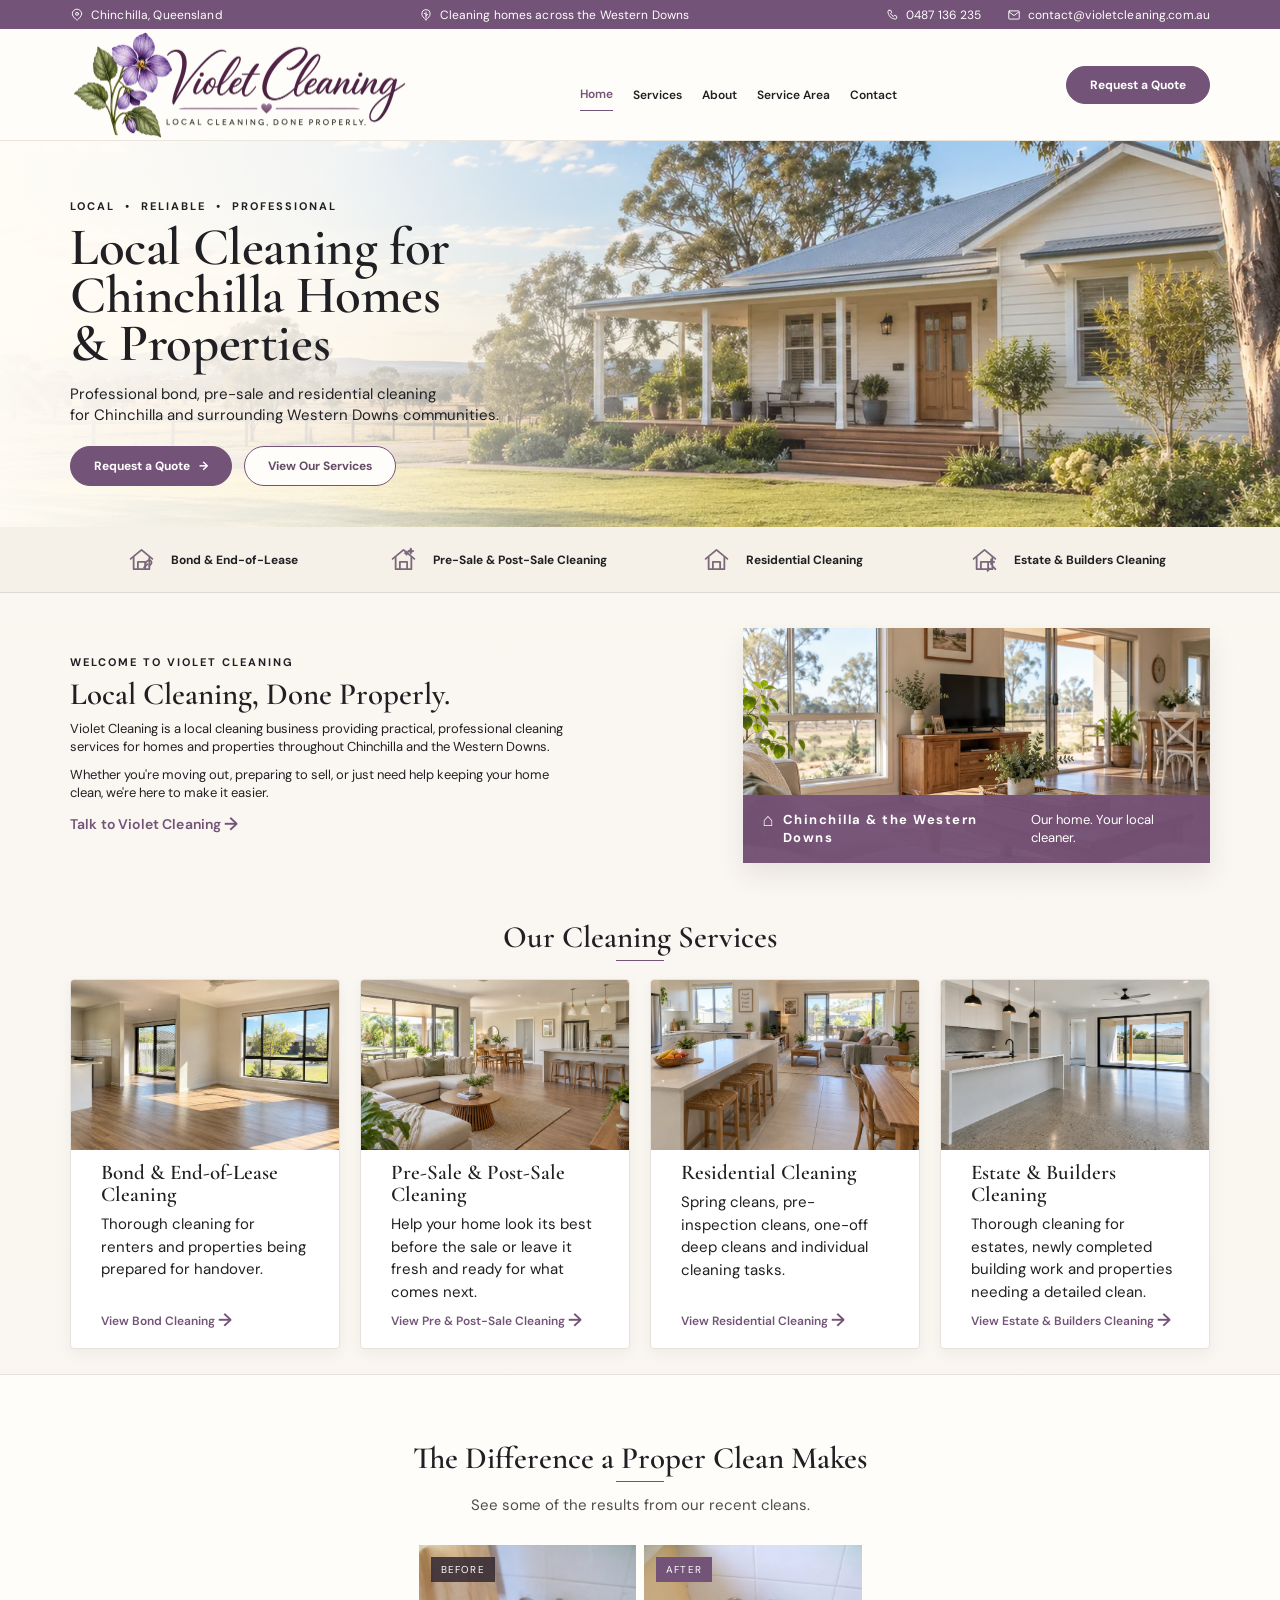
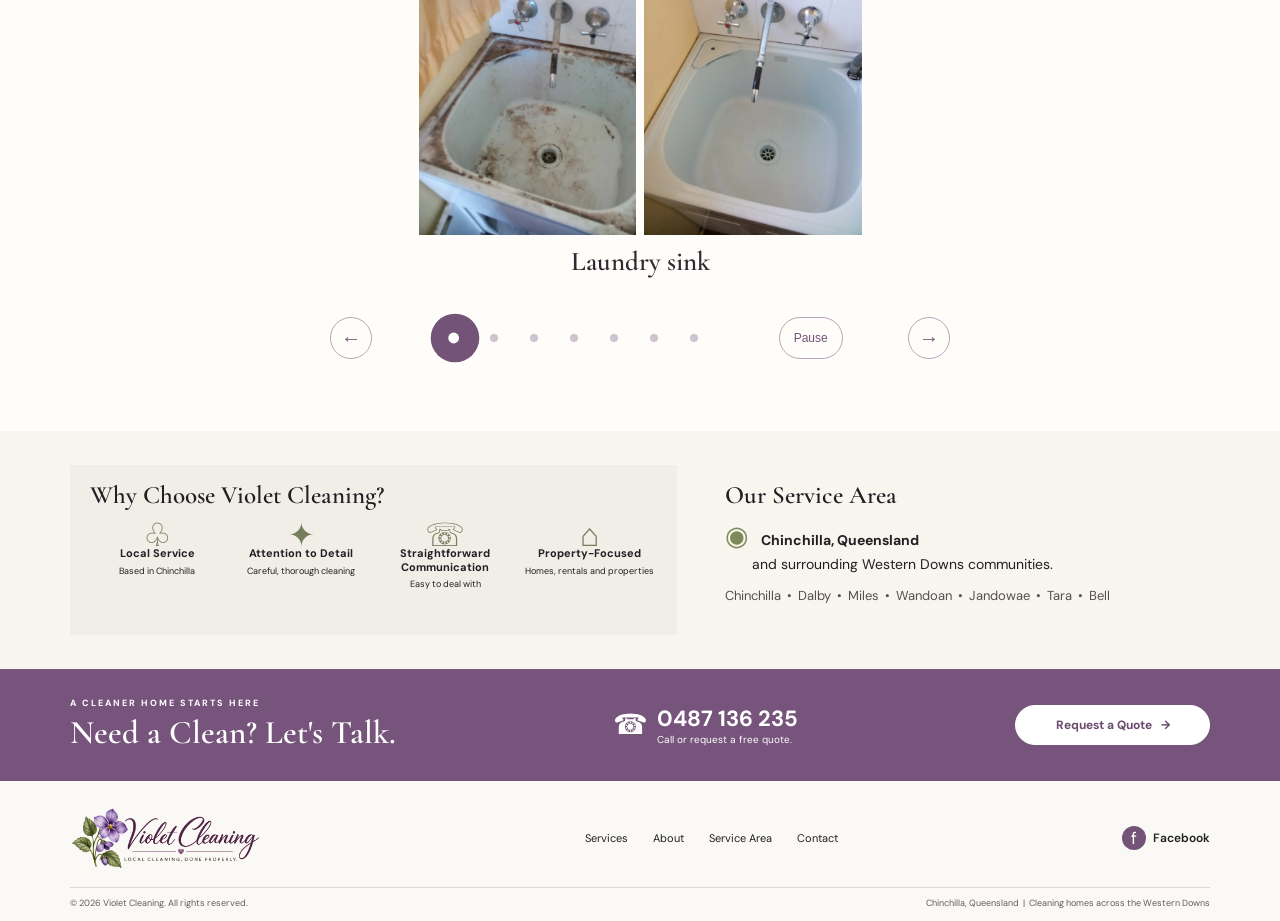
<file: index.html>
<!doctype html>
<html lang="en">
<head>
  <meta charset="UTF-8">
  <meta name="viewport" content="width=device-width, initial-scale=1.0">
  <meta name="description" content="Violet Cleaning provides practical, professional cleaning for homes and properties throughout Chinchilla and the Western Downs.">
  <title>Violet Cleaning | Cleaning Services in Chinchilla &amp; Western Downs</title>
  <meta property="og:type" content="website">
  <meta property="og:title" content="Violet Cleaning | Cleaning Services in Chinchilla &amp; Western Downs">
  <meta property="og:description" content="Violet Cleaning provides practical, professional cleaning for homes and properties throughout Chinchilla and the Western Downs.">
  <link rel="canonical" href="https://violetcleaning.com.au/">
  <meta property="og:url" content="https://violetcleaning.com.au/">
  <meta property="og:image" content="https://violetcleaning.com.au/hero-home.webp">
  <meta name="twitter:card" content="summary_large_image">
  <meta name="twitter:title" content="Violet Cleaning | Cleaning Services in Chinchilla &amp; Western Downs">
  <meta name="twitter:description" content="Violet Cleaning provides practical, professional cleaning for homes and properties throughout Chinchilla and the Western Downs.">
  <meta name="twitter:image" content="https://violetcleaning.com.au/hero-home.webp">
  <link rel="icon" href="favicon.ico?v=1" sizes="any">
  <link rel="icon" type="image/png" sizes="32x32" href="favicon-32x32.png?v=1">
  <link rel="icon" type="image/png" sizes="16x16" href="favicon-16x16.png?v=1">
  <link rel="apple-touch-icon" sizes="180x180" href="apple-touch-icon.png?v=1">
  <link rel="manifest" href="site.webmanifest?v=1">
  <meta name="theme-color" content="#735377">
  <link rel="preconnect" href="https://fonts.googleapis.com">
  <link rel="preconnect" href="https://fonts.gstatic.com" crossorigin>
  <link href="https://fonts.googleapis.com/css2?family=Cormorant+Garamond:wght@600&family=DM+Sans:wght@400;500;600;700&display=swap" rel="stylesheet">
  <link rel="preload" as="image" href="hero-home.webp" type="image/webp" fetchpriority="high">
  <link rel="stylesheet" href="style.css?v=32">
</head>
<body>
  <a class="skip-link" href="#top">Skip to main content</a>
  <div class="utility-bar">
    <div class="container utility-inner">
      <span class="utility-item"><svg aria-hidden="true" viewBox="0 0 24 24"><path d="M20 10c0 5-8 11-8 11S4 15 4 10a8 8 0 1 1 16 0Z"/><circle cx="12" cy="10" r="2.5"/></svg>Chinchilla, Queensland</span>
      <span class="utility-middle utility-item"><svg aria-hidden="true" viewBox="0 0 24 24"><path d="M12 20c-4-3-7-6-7-10a7 7 0 0 1 14 0c0 4-3 7-7 10Z"/><path d="M12 17V7M12 11 9 9M12 13l3-2"/></svg>Cleaning homes across the Western Downs</span>
      <div class="utility-contact"><a class="utility-item" href="tel:0487136235"><svg aria-hidden="true" viewBox="0 0 24 24"><path d="M7 4h3l1.5 4-2 1.5a14 14 0 0 0 5 5l1.5-2 4 1.5v3c0 1-1 2-2 2C10 18 6 14 5 6c0-1 1-2 2-2Z"/></svg>0487 136 235</a><a class="utility-item" href="mailto:contact@violetcleaning.com.au"><svg aria-hidden="true" viewBox="0 0 24 24"><rect x="3" y="5" width="18" height="14" rx="1"/><path d="m4 7 8 6 8-6"/></svg>contact@violetcleaning.com.au</a></div>
    </div>
  </div>

  <header class="site-header">
    <div class="container nav-wrap">
      <a class="brand" href="#top" aria-label="Violet Cleaning home">
        <img class="brand-logo" src="logo.webp" alt="Violet Cleaning" width="680" height="227">
      </a>
      <button class="menu-toggle" aria-label="Open menu" aria-expanded="false" aria-controls="main-navigation">☰</button>
      <nav id="main-navigation" class="nav-links" aria-label="Main navigation">
        <a class="active" href="#top">Home</a><a href="#services">Services</a><a href="#about">About</a><a href="#area">Service Area</a><a href="#contact">Contact</a>
        <a class="button button-small" href="https://form.jotform.com/262555036762056">Request a Quote</a>
      </nav>
    </div>
  </header>

  <main id="top">
    <section class="hero">
      <div class="hero-image"></div>
      <div class="container hero-content">
        <p class="eyebrow">LOCAL &nbsp;•&nbsp; RELIABLE &nbsp;•&nbsp; PROFESSIONAL</p>
        <h1>Local Cleaning for<br> Chinchilla Homes<br> &amp; Properties</h1>
        <p class="hero-copy">Professional bond, pre-sale and residential cleaning<br class="desktop-only"> for Chinchilla and surrounding Western Downs communities.</p>
        <div class="hero-actions"><a class="button" href="https://form.jotform.com/262555036762056">Request a Quote <span>→</span></a><a class="button button-outline" href="#services">View Our Services</a></div>
      </div>
    </section>

    <section class="service-strip" aria-label="Our specialties">
      <div class="container strip-grid"><span><svg aria-hidden="true" viewBox="0 0 24 24"><path d="M3 11.5 12 4l9 7.5"/><path d="M5.5 10.5V20h13v-9.5M9 20v-6h6v6"/><path d="m15.5 14.5 1.2-1.2a2 2 0 1 1 2.8 2.8l-1.2 1.2m-1.4-1.4-2.8 2.8"/></svg><b>Bond &amp; End-of-Lease</b></span><span><svg aria-hidden="true" viewBox="0 0 24 24"><path d="M3 11.5 12 4l9 7.5"/><path d="M5.5 10.5V20h13v-9.5M9 20v-6h6v6"/><path d="m18 3 .45 1.55L20 5l-1.55.45L18 7l-.45-1.55L16 5l1.55-.45L18 3ZM14.5 5.5l.3.95.95.3-.95.3-.3.95-.3-.95-.95-.3.95-.3.3-.95Z"/></svg><b>Pre-Sale &amp; Post-Sale Cleaning</b></span><span><svg aria-hidden="true" viewBox="0 0 24 24"><path d="M3 11.5 12 4l9 7.5"/><path d="M5.5 10.5V20h13v-9.5M9 20v-6h6v6"/></svg><b>Residential Cleaning</b></span><span><svg aria-hidden="true" viewBox="0 0 24 24"><path d="M3 11.5 12 4l9 7.5"/><path d="M5.5 10.5V20h13v-9.5M9 20v-6h6v6"/><path d="M15 14h5M17.5 12v4M19 18l2 2M16.5 19.5l-2 2"/></svg><b>Estate &amp; Builders Cleaning</b></span></div>
    </section>

    <section class="welcome" id="about">
      <div class="container welcome-grid">
        <div class="welcome-copy"><p class="eyebrow">WELCOME TO VIOLET CLEANING</p><h2>Local Cleaning, Done Properly.</h2><p>Violet Cleaning is a local cleaning business providing practical, professional cleaning services for homes and properties throughout Chinchilla and the Western Downs.</p><p>Whether you're moving out, preparing to sell, or just need help keeping your home clean, we're here to make it easier.</p><a class="text-link" href="#contact">Talk to Violet Cleaning <span>→</span></a></div>
        <div class="welcome-photo"><img src="welcome-home.webp" alt="Warm country home interior" width="1448" height="1086" loading="lazy" decoding="async"><div class="photo-caption"><strong><span class="caption-mark" aria-hidden="true">⌂</span><span>Chinchilla &amp; the Western Downs</span></strong><span>Our home. Your local cleaner.</span></div></div>
      </div>
    </section>

    <section class="services" id="services">
      <div class="container"><div class="section-heading"><h2>Our Cleaning Services</h2><span></span></div><div class="card-grid">
        <article class="service-card" id="bond"><a class="service-card-image" href="bond-cleaning.html"><img src="bond-cleaning.webp" alt="Clean bedroom interior" width="1448" height="1086" loading="lazy" decoding="async"></a><div class="card-body"><h3><a href="bond-cleaning.html">Bond &amp; End-of-Lease<br>Cleaning</a></h3><p>Thorough cleaning for renters and properties being prepared for handover.</p><a class="text-link" href="bond-cleaning.html">View Bond Cleaning <span>→</span></a></div></article>
        <article class="service-card" id="presale"><a class="service-card-image" href="pre-sale-cleaning.html"><img src="presale-cleaning.webp" alt="Bright kitchen interior" width="1448" height="1086" loading="lazy" decoding="async"></a><div class="card-body"><h3><a href="pre-sale-cleaning.html">Pre-Sale &amp; Post-Sale Cleaning</a></h3><p>Help your home look its best before the sale or leave it fresh and ready for what comes next.</p><a class="text-link" href="pre-sale-cleaning.html">View Pre &amp; Post-Sale Cleaning <span>→</span></a></div></article>
        <article class="service-card"><a class="service-card-image" href="residential-cleaning.html"><img src="residential-cleaning.webp" alt="Clean bathroom interior" width="1448" height="1086" loading="lazy" decoding="async"></a><div class="card-body"><h3><a href="residential-cleaning.html">Residential Cleaning</a></h3><p>Spring cleans, pre-inspection cleans, one-off deep cleans and individual cleaning tasks.</p><a class="text-link" href="residential-cleaning.html">View Residential Cleaning <span>→</span></a></div></article>
        <article class="service-card"><a class="service-card-image" href="estate-builders-cleaning.html"><img src="estate-builders-cleaning.webp" alt="Completed property exterior" width="1536" height="1024" loading="lazy" decoding="async"></a><div class="card-body"><h3><a href="estate-builders-cleaning.html">Estate &amp; Builders Cleaning</a></h3><p>Thorough cleaning for estates, newly completed building work and properties needing a detailed clean.</p><a class="text-link" href="estate-builders-cleaning.html">View Estate &amp; Builders Cleaning <span>→</span></a></div></article>
      </div></div>
    </section>

    <section class="results" id="results">
      <div class="container">
        <div class="section-heading results-heading"><h2>The Difference a Proper Clean Makes</h2><span></span></div>
        <p class="results-intro">See some of the results from our recent cleans.</p>
        <div class="results-carousel" aria-roledescription="carousel" aria-label="Cleaning before and after gallery">
          <div class="results-viewport">
            <div class="results-track">
              <article class="result-slide" id="gallery-slide-1" aria-roledescription="slide" aria-label="1 of 7">
                <div class="result-pair">
                  <figure class="result-photo"><span class="result-label">Before</span><img src="images/before1.webp" alt="Room before a detailed clean" width="1200" height="1600" decoding="async"></figure>
                  <figure class="result-photo"><span class="result-label result-label-after">After</span><img src="images/after1.webp" alt="Room after a detailed clean" width="1200" height="1600" decoding="async"></figure>
                </div>
                <div class="result-slide-caption"><h3>Laundry sink</h3></div>
              </article>
              <article class="result-slide" id="gallery-slide-2" aria-roledescription="slide" aria-label="2 of 7" hidden>
                <div class="result-pair">
                  <figure class="result-photo"><span class="result-label">Before</span><img src="images/before2.webp" alt="Room before a detailed clean" width="1200" height="1600" decoding="async"></figure>
                  <figure class="result-photo"><span class="result-label result-label-after">After</span><img src="images/after2.webp" alt="Room after a detailed clean" width="1200" height="1600" decoding="async"></figure>
                </div>
                <div class="result-slide-caption"><h3>Vinyl floor</h3></div>
              </article>
              <article class="result-slide" id="gallery-slide-3" aria-roledescription="slide" aria-label="3 of 7" hidden>
                <div class="result-pair">
                  <figure class="result-photo"><span class="result-label">Before</span><img src="images/before3.webp" alt="Property before a detailed clean" width="1200" height="1600" decoding="async"></figure>
                  <figure class="result-photo"><span class="result-label result-label-after">After</span><img src="images/after3.webp" alt="Property after a detailed clean" width="1200" height="1600" decoding="async"></figure>
                </div>
                <div class="result-slide-caption"><h3>Fridge space</h3></div>
              </article>
              <article class="result-slide" id="gallery-slide-4" aria-roledescription="slide" aria-label="4 of 7" hidden>
                <div class="result-pair">
                  <figure class="result-photo"><span class="result-label">Before</span><img src="images/before4.webp" alt="Property before a detailed clean" width="1200" height="1600" decoding="async"></figure>
                  <figure class="result-photo"><span class="result-label result-label-after">After</span><img src="images/after4.webp" alt="Property after a detailed clean" width="1200" height="1600" decoding="async"></figure>
                </div>
                <div class="result-slide-caption"><h3>Oven clean</h3></div>
              </article>
              <article class="result-slide" id="gallery-slide-5" aria-roledescription="slide" aria-label="5 of 7" hidden>
                <div class="result-pair">
                  <figure class="result-photo"><span class="result-label">Before</span><img src="images/before9.webp" alt="Room before a detailed clean" width="1200" height="1600" decoding="async"></figure>
                  <figure class="result-photo"><span class="result-label result-label-after">After</span><img src="images/after9.webp" alt="Room after a detailed clean" width="1200" height="1600" decoding="async"></figure>
                </div>
                <div class="result-slide-caption"><h3>Toilet clean</h3></div>
              </article>
              <article class="result-slide" id="gallery-slide-6" aria-roledescription="slide" aria-label="6 of 7" hidden>
                <div class="result-pair">
                  <figure class="result-photo"><span class="result-label">Before</span><img src="images/before10.webp" alt="Property before a detailed clean" width="1200" height="1600" decoding="async"></figure>
                  <figure class="result-photo"><span class="result-label result-label-after">After</span><img src="images/after10.webp" alt="Property after a detailed clean" width="1200" height="1600" decoding="async"></figure>
                </div>
                <div class="result-slide-caption"><h3>Fan clean</h3></div>
              </article>
              <article class="result-slide" id="gallery-slide-7" aria-roledescription="slide" aria-label="7 of 7" hidden>
                <div class="result-pair">
                  <figure class="result-photo"><span class="result-label">Before</span><img src="images/before11.webp" alt="Property before a detailed clean" width="1200" height="1600" decoding="async"></figure>
                  <figure class="result-photo"><span class="result-label result-label-after">After</span><img src="images/after11.webp" alt="Property after a detailed clean" width="1200" height="1600" decoding="async"></figure>
                </div>
                <div class="result-slide-caption"><h3>Bedroom door</h3></div>
              </article>
            </div>
          </div>
          <div class="results-controls">
            <button class="carousel-button carousel-prev" type="button" aria-label="Previous gallery slide">←</button>
            <div class="carousel-dots" aria-label="Choose gallery slide">
              <button class="carousel-dot is-active" type="button" aria-controls="gallery-slide-1" aria-label="Show slide 1"></button>
              <button class="carousel-dot" type="button" aria-controls="gallery-slide-2" aria-label="Show slide 2"></button>
              <button class="carousel-dot" type="button" aria-controls="gallery-slide-3" aria-label="Show slide 3"></button>
              <button class="carousel-dot" type="button" aria-controls="gallery-slide-4" aria-label="Show slide 4"></button>
              <button class="carousel-dot" type="button" aria-controls="gallery-slide-5" aria-label="Show slide 5"></button>
              <button class="carousel-dot" type="button" aria-controls="gallery-slide-6" aria-label="Show slide 6"></button>
              <button class="carousel-dot" type="button" aria-controls="gallery-slide-7" aria-label="Show slide 7"></button>
            </div>
            <button class="carousel-button carousel-pause" type="button" aria-label="Pause slideshow" aria-pressed="false">Pause</button>
            <button class="carousel-button carousel-next" type="button" aria-label="Next gallery slide">→</button>
          </div>
        </div>
      </div>
    </section>

    <section class="reasons" id="area"><div class="container reasons-grid"><div class="reason-box"><h2>Why Choose Violet Cleaning?</h2><div class="reason-items"><div><span>♧</span><b>Local Service</b><small>Based in Chinchilla</small></div><div><span>✦</span><b>Attention to Detail</b><small>Careful, thorough cleaning</small></div><div><span>☏</span><b>Straightforward<br>Communication</b><small>Easy to deal with</small></div><div><span>⌂</span><b>Property-Focused</b><small>Homes, rentals and properties</small></div></div></div><div class="area-box"><h2>Our Service Area</h2><p class="area-title">◉ &nbsp; <b>Chinchilla, Queensland</b><br><span>and surrounding Western Downs communities.</span></p><p class="towns">Chinchilla &nbsp;•&nbsp; Dalby &nbsp;•&nbsp; Miles &nbsp;•&nbsp; Wandoan &nbsp;•&nbsp; Jandowae &nbsp;•&nbsp; Tara &nbsp;•&nbsp; Bell</p></div></div></section>

    <section class="cta" id="contact"><div class="container cta-inner"><div><p class="eyebrow">A CLEANER HOME STARTS HERE</p><h2>Need a Clean? Let's Talk.</h2></div><a class="cta-phone" href="tel:0487136235">☎ <span><b>0487 136 235</b><small>Call or request a free quote.</small></span></a><a class="button button-light" href="https://form.jotform.com/262555036762056">Request a Quote &nbsp; →</a></div></section>
  </main>

  <footer><div class="container footer-inner"><a class="brand" href="#top"><img class="brand-logo" src="logo.webp" alt="Violet Cleaning" width="680" height="227"></a><div class="footer-links"><a href="#services">Services</a><a href="#about">About</a><a href="#area">Service Area</a><a href="#contact">Contact</a></div><a class="social" href="https://www.facebook.com/VioletCleaningQLD" target="_blank" rel="noopener noreferrer" aria-label="Facebook"><span aria-hidden="true">f</span><span>Facebook</span></a></div><div class="container copyright">© 2026 Violet Cleaning. All rights reserved.<span>Chinchilla, Queensland &nbsp;|&nbsp; Cleaning homes across the Western Downs</span></div></footer>
  <script src="script.js?v=32"></script>
  <script type="application/ld+json">
  {"@context":"https://schema.org","@type":"CleaningService","@id":"https://violetcleaning.com.au/#business","name":"Violet Cleaning","url":"https://violetcleaning.com.au/","logo":"https://violetcleaning.com.au/logo.webp","image":"https://violetcleaning.com.au/hero-home.webp","description":"Professional bond, pre-sale, residential and estate cleaning in Chinchilla and the Western Downs.","telephone":"+61 487 136 235","email":"contact@violetcleaning.com.au","serviceType":["Bond cleaning","Pre-sale cleaning","Post-sale cleaning","Residential cleaning","Estate and builders cleaning"],"areaServed":[{"@type":"Place","name":"Chinchilla"},{"@type":"Place","name":"Western Downs"}],"sameAs":["https://www.facebook.com/VioletCleaningQLD"]}
  </script>
</body>
</html>
</file>
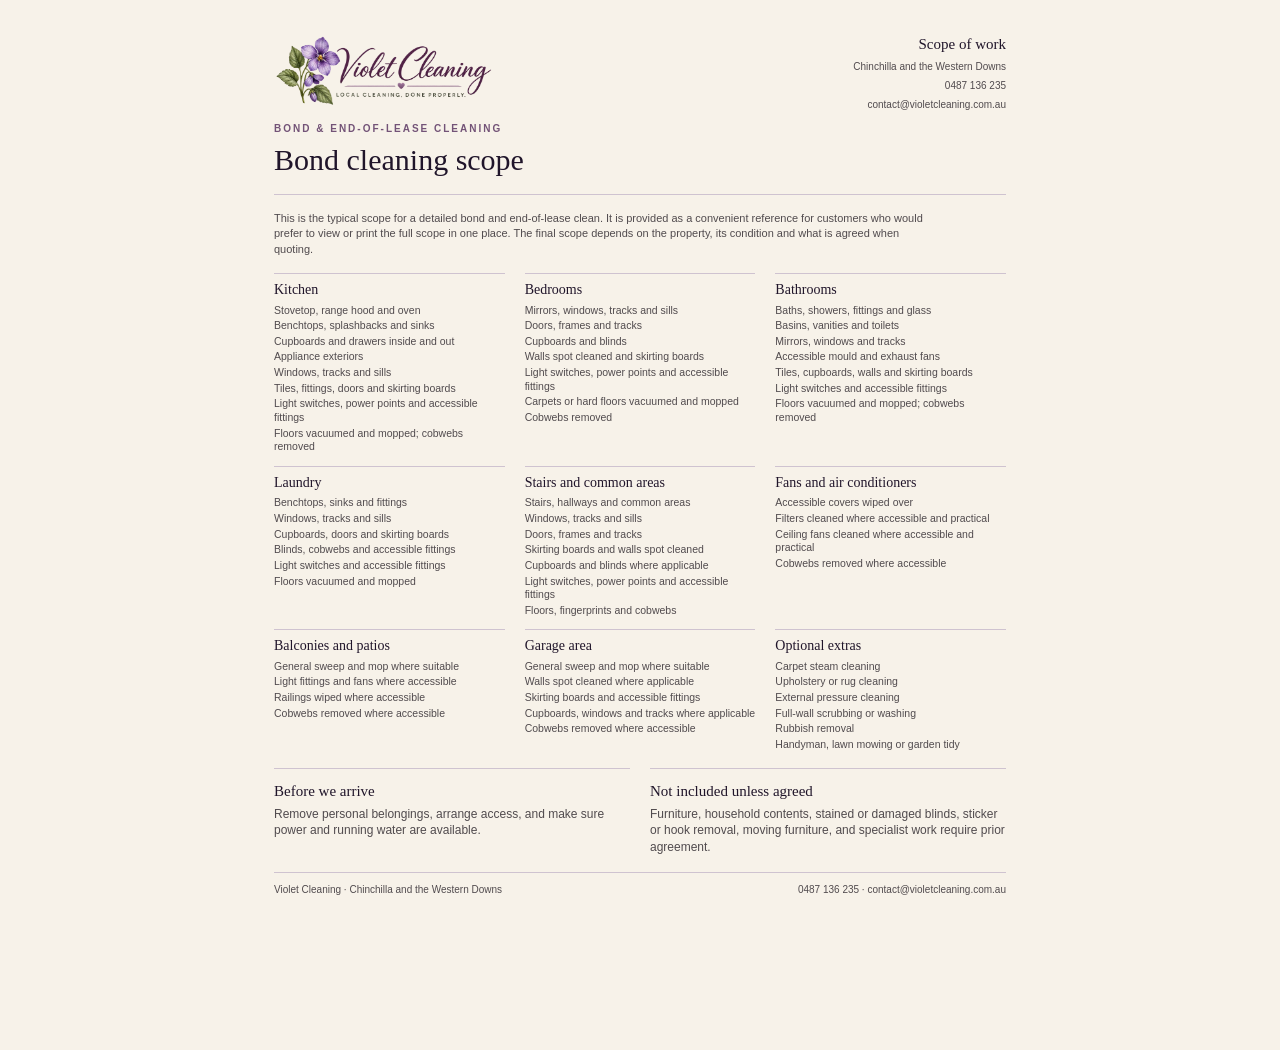
<file: bond-cleaning-checklist.html>
<!doctype html>
<html lang="en">
<head>
  <meta charset="UTF-8">
  <meta name="viewport" content="width=device-width, initial-scale=1.0">
  <meta name="description" content="Printable bond cleaning checklist from Violet Cleaning.">
  <title>Bond Cleaning Scope | Violet Cleaning</title>
  <meta property="og:type" content="website">
  <meta property="og:title" content="Bond Cleaning Scope | Violet Cleaning">
  <meta property="og:description" content="Printable bond cleaning checklist from Violet Cleaning.">
  <link rel="canonical" href="https://violetcleaning.com.au/bond-cleaning-checklist.html">
  <meta property="og:url" content="https://violetcleaning.com.au/bond-cleaning-checklist.html">
  <meta property="og:image" content="https://violetcleaning.com.au/hero-home.webp">
  <meta name="twitter:card" content="summary_large_image">
  <meta name="twitter:title" content="Bond Cleaning Scope | Violet Cleaning">
  <meta name="twitter:description" content="Printable bond cleaning checklist from Violet Cleaning.">
  <meta name="twitter:image" content="https://violetcleaning.com.au/hero-home.webp">
  <link rel="icon" href="favicon.ico?v=1" sizes="any">
  <link rel="icon" type="image/png" sizes="32x32" href="favicon-32x32.png?v=1">
  <link rel="icon" type="image/png" sizes="16x16" href="favicon-16x16.png?v=1">
  <link rel="apple-touch-icon" sizes="180x180" href="apple-touch-icon.png?v=1">
  <link rel="manifest" href="site.webmanifest?v=1">
  <meta name="theme-color" content="#735377">
  <style>
    :root{--ink:#20152a;--muted:#514b4e;--plum:#735377;--paper:#f7f2e9;--rule:#cfc3d0}
    *{box-sizing:border-box}
    body{margin:0;background:var(--paper);color:var(--ink);font-family:Arial,sans-serif;font-size:12px;line-height:1.4}
    .page{max-width:820px;min-height:1050px;margin:0 auto;padding:34px 44px;background:var(--paper)}
    header{display:flex;justify-content:space-between;align-items:flex-start;gap:24px;padding-bottom:18px;border-bottom:1px solid var(--rule)}
    .eyebrow{margin:0 0 8px;color:var(--plum);font-size:10px;font-weight:700;letter-spacing:2px}
    h1,h2{font-family:Georgia,serif;font-weight:400}
    h1{margin:0;font-size:30px;line-height:1.05}
    h2{margin:0 0 7px;font-size:16px;line-height:1.1}
    .brand{display:grid;gap:5px;align-content:start;text-align:right;color:var(--muted);font-size:10px;line-height:1.4;white-space:nowrap}
    .brand strong{color:var(--ink);font-family:Georgia,serif;font-size:15px;font-weight:400}
    .logo{display:block;width:220px;height:auto;margin-bottom:15px}
    .intro{max-width:660px;margin:16px 0 16px;color:var(--muted);font-size:11px}
    .grid{display:grid;grid-template-columns:repeat(3,1fr);gap:12px 20px}
    section{break-inside:avoid;border-top:1px solid var(--rule);padding-top:8px}
    section h2{color:var(--ink);font-size:14px;margin-bottom:6px}
    ul{list-style:none;padding:0;margin:0;display:grid;gap:2px}
    li{color:var(--muted);font-size:10.5px;line-height:1.3}
    .notes{margin-top:16px;display:grid;grid-template-columns:1fr 1fr;gap:20px}
    .note{border-top:1px solid var(--rule);padding-top:12px;color:var(--muted)}
    .note strong{display:block;margin-bottom:4px;color:var(--ink);font-family:Georgia,serif;font-size:15px;font-weight:400}
    footer{display:flex;justify-content:space-between;gap:20px;margin-top:16px;padding-top:10px;border-top:1px solid var(--rule);color:var(--muted);font-size:10px}
    a{color:var(--plum)}
    @media(max-width:600px){.page{min-height:0;padding:28px 22px}.grid,.notes{grid-template-columns:1fr;gap:18px}.brand{font-size:17px;white-space:normal}.brand span{display:block}h1{font-size:29px}header{display:block}.brand{display:block;margin-top:16px}li{font-size:12px;line-height:1.4}footer{display:block}footer span{display:block;margin-top:5px}}
    @media print{body{background:#fff}.page{width:100%;min-height:0;padding:26px 34px;background:#fff}a{color:inherit;text-decoration:none}}
  </style>
</head>
<body>
  <main class="page">
    <header>
      <div><img class="logo" src="logo.webp" alt="Violet Cleaning" width="680" height="227"><p class="eyebrow">BOND &amp; END-OF-LEASE CLEANING</p><h1>Bond cleaning scope</h1></div>
      <div class="brand"><strong>Scope of work</strong><span>Chinchilla and the Western Downs</span><span>0487 136 235</span><span>contact@violetcleaning.com.au</span></div>
    </header>
    <p class="intro">This is the typical scope for a detailed bond and end-of-lease clean. It is provided as a convenient reference for customers who would prefer to view or print the full scope in one place. The final scope depends on the property, its condition and what is agreed when quoting.</p>
    <div class="grid">
      <section><h2>Kitchen</h2><ul><li>Stovetop, range hood and oven</li><li>Benchtops, splashbacks and sinks</li><li>Cupboards and drawers inside and out</li><li>Appliance exteriors</li><li>Windows, tracks and sills</li><li>Tiles, fittings, doors and skirting boards</li><li>Light switches, power points and accessible fittings</li><li>Floors vacuumed and mopped; cobwebs removed</li></ul></section>
      <section><h2>Bedrooms</h2><ul><li>Mirrors, windows, tracks and sills</li><li>Doors, frames and tracks</li><li>Cupboards and blinds</li><li>Walls spot cleaned and skirting boards</li><li>Light switches, power points and accessible fittings</li><li>Carpets or hard floors vacuumed and mopped</li><li>Cobwebs removed</li></ul></section>
      <section><h2>Bathrooms</h2><ul><li>Baths, showers, fittings and glass</li><li>Basins, vanities and toilets</li><li>Mirrors, windows and tracks</li><li>Accessible mould and exhaust fans</li><li>Tiles, cupboards, walls and skirting boards</li><li>Light switches and accessible fittings</li><li>Floors vacuumed and mopped; cobwebs removed</li></ul></section>
      <section><h2>Laundry</h2><ul><li>Benchtops, sinks and fittings</li><li>Windows, tracks and sills</li><li>Cupboards, doors and skirting boards</li><li>Blinds, cobwebs and accessible fittings</li><li>Light switches and accessible fittings</li><li>Floors vacuumed and mopped</li></ul></section>
      <section><h2>Stairs and common areas</h2><ul><li>Stairs, hallways and common areas</li><li>Windows, tracks and sills</li><li>Doors, frames and tracks</li><li>Skirting boards and walls spot cleaned</li><li>Cupboards and blinds where applicable</li><li>Light switches, power points and accessible fittings</li><li>Floors, fingerprints and cobwebs</li></ul></section>
      <section><h2>Fans and air conditioners</h2><ul><li>Accessible covers wiped over</li><li>Filters cleaned where accessible and practical</li><li>Ceiling fans cleaned where accessible and practical</li><li>Cobwebs removed where accessible</li></ul></section>
      <section><h2>Balconies and patios</h2><ul><li>General sweep and mop where suitable</li><li>Light fittings and fans where accessible</li><li>Railings wiped where accessible</li><li>Cobwebs removed where accessible</li></ul></section>
      <section><h2>Garage area</h2><ul><li>General sweep and mop where suitable</li><li>Walls spot cleaned where applicable</li><li>Skirting boards and accessible fittings</li><li>Cupboards, windows and tracks where applicable</li><li>Cobwebs removed where accessible</li></ul></section>
      <section><h2>Optional extras</h2><ul><li>Carpet steam cleaning</li><li>Upholstery or rug cleaning</li><li>External pressure cleaning</li><li>Full-wall scrubbing or washing</li><li>Rubbish removal</li><li>Handyman, lawn mowing or garden tidy</li></ul></section>
    </div>
    <div class="notes">
      <div class="note"><strong>Before we arrive</strong>Remove personal belongings, arrange access, and make sure power and running water are available.</div>
      <div class="note"><strong>Not included unless agreed</strong>Furniture, household contents, stained or damaged blinds, sticker or hook removal, moving furniture, and specialist work require prior agreement.</div>
    </div>
    <footer><span>Violet Cleaning · Chinchilla and the Western Downs</span><span>0487 136 235 · contact@violetcleaning.com.au</span></footer>
  </main>
</body>
</html>
</file>
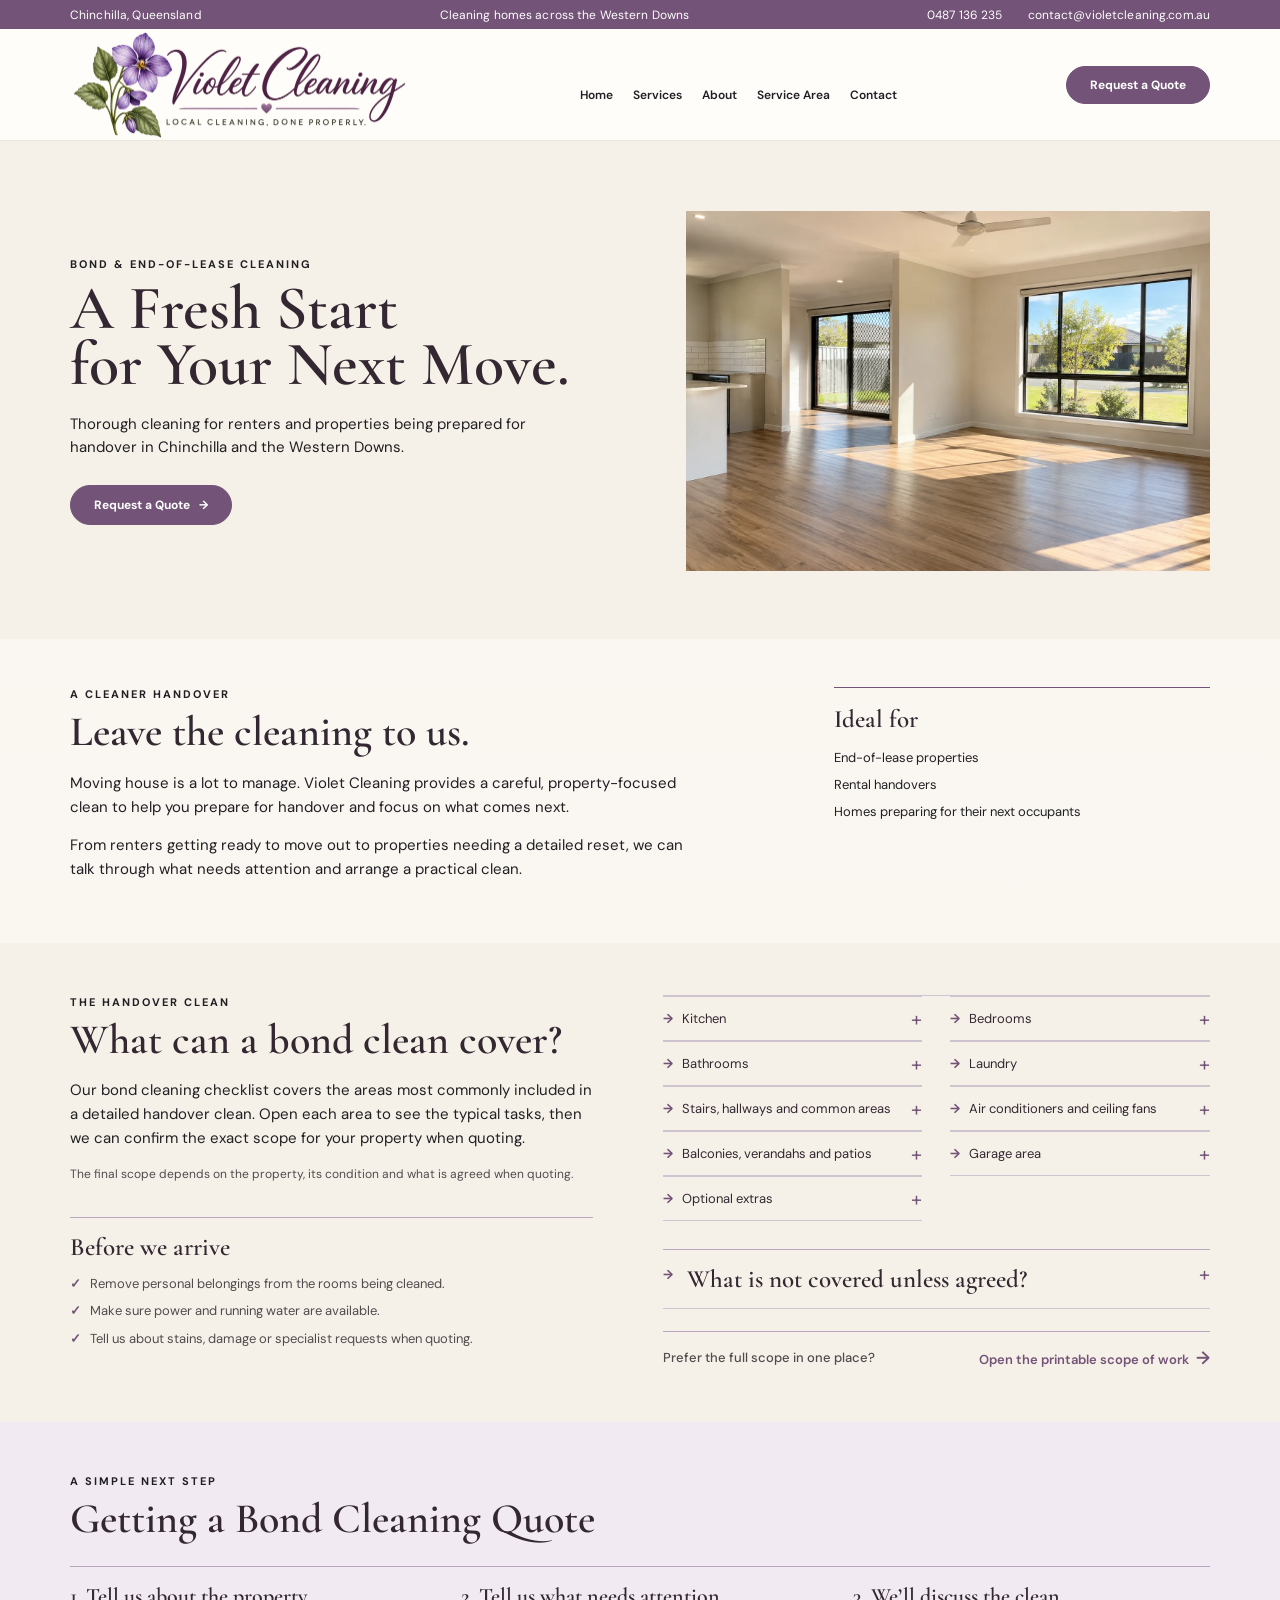
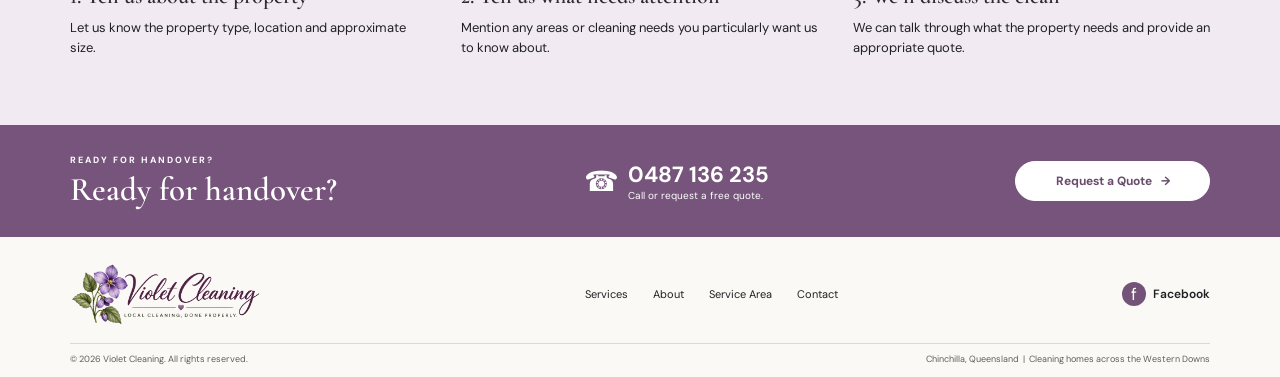
<file: bond-cleaning.html>
<!doctype html>
<html lang="en">
<head>
  <meta charset="UTF-8">
  <meta name="viewport" content="width=device-width, initial-scale=1.0">
  <meta name="description" content="Bond and end-of-lease cleaning for renters and properties being prepared for handover in Chinchilla and the Western Downs.">
  <title>Bond Cleaning in Chinchilla | Violet Cleaning</title>
  <meta property="og:type" content="website">
  <meta property="og:title" content="Bond Cleaning in Chinchilla | Violet Cleaning">
  <meta property="og:description" content="Bond and end-of-lease cleaning for renters and properties being prepared for handover in Chinchilla and the Western Downs.">
  <link rel="canonical" href="https://violetcleaning.com.au/bond-cleaning.html">
  <meta property="og:url" content="https://violetcleaning.com.au/bond-cleaning.html">
  <meta property="og:image" content="https://violetcleaning.com.au/hero-home.webp">
  <meta name="twitter:card" content="summary_large_image">
  <meta name="twitter:title" content="Bond Cleaning in Chinchilla | Violet Cleaning">
  <meta name="twitter:description" content="Bond and end-of-lease cleaning for renters and properties being prepared for handover in Chinchilla and the Western Downs.">
  <meta name="twitter:image" content="https://violetcleaning.com.au/hero-home.webp">
  <link rel="icon" href="favicon.ico?v=1" sizes="any">
  <link rel="icon" type="image/png" sizes="32x32" href="favicon-32x32.png?v=1">
  <link rel="icon" type="image/png" sizes="16x16" href="favicon-16x16.png?v=1">
  <link rel="apple-touch-icon" sizes="180x180" href="apple-touch-icon.png?v=1">
  <link rel="manifest" href="site.webmanifest?v=1">
  <meta name="theme-color" content="#735377">
  <link rel="preconnect" href="https://fonts.googleapis.com">
  <link rel="preconnect" href="https://fonts.gstatic.com" crossorigin>
  <link href="https://fonts.googleapis.com/css2?family=Cormorant+Garamond:wght@600&amp;family=DM+Sans:wght@400;500;600;700&amp;display=swap" rel="stylesheet">
  <link rel="stylesheet" href="style.css?v=32">
</head>
<body>
  <a class="skip-link" href="#top">Skip to main content</a>
  <div class="utility-bar"><div class="container utility-inner"><span class="utility-item">Chinchilla, Queensland</span><span class="utility-middle utility-item">Cleaning homes across the Western Downs</span><div class="utility-contact"><a class="utility-item" href="tel:0487136235">0487 136 235</a><a class="utility-item" href="mailto:contact@violetcleaning.com.au">contact@violetcleaning.com.au</a></div></div></div>
  <header class="site-header"><div class="container nav-wrap"><a class="brand" href="index.html" aria-label="Violet Cleaning home"><img class="brand-logo" src="logo.webp" alt="Violet Cleaning" width="680" height="227"></a><button class="menu-toggle" aria-label="Open menu" aria-expanded="false">☰</button><nav class="nav-links" aria-label="Main navigation"><a href="index.html">Home</a><a href="index.html#services">Services</a><a href="index.html#about">About</a><a href="index.html#area">Service Area</a><a href="index.html#contact">Contact</a><a class="button button-small" href="https://form.jotform.com/262555036762056">Request a Quote</a></nav></div></header>
  <main id="top" class="bond-page">
    <section class="service-page-hero"><div class="container service-page-hero-inner"><div><p class="eyebrow">BOND &amp; END-OF-LEASE CLEANING</p><h1>A Fresh Start<br>for Your Next Move.</h1><p>Thorough cleaning for renters and properties being prepared for handover in Chinchilla and the Western Downs.</p><a class="button" href="https://form.jotform.com/262555036762056">Request a Quote <span>→</span></a></div><img src="bond-cleaning.webp" alt="Clean bedroom interior" decoding="async" width="1448" height="1086"></div></section>
    <section class="service-page-content bond-intro-section"><div class="container service-page-grid"><div><p class="eyebrow">A CLEANER HANDOVER</p><h2>Leave the cleaning to us.</h2><p>Moving house is a lot to manage. Violet Cleaning provides a careful, property-focused clean to help you prepare for handover and focus on what comes next.</p><p>From renters getting ready to move out to properties needing a detailed reset, we can talk through what needs attention and arrange a practical clean.</p></div><div class="service-page-note"><strong>Ideal for</strong><span>End-of-lease properties</span><span>Rental handovers</span><span>Homes preparing for their next occupants</span></div></div></section>
    <section class="service-detail-section service-detail-soft"><div class="container service-detail-grid bond-checklist-grid"><div><p class="eyebrow">THE HANDOVER CLEAN</p><h2>What can a bond clean cover?</h2><p>Our bond cleaning checklist covers the areas most commonly included in a detailed handover clean. Open each area to see the typical tasks, then we can confirm the exact scope for your property when quoting.</p><p class="bond-scope-note">The final scope depends on the property, its condition and what is agreed when quoting.</p><div class="bond-prep-note"><h3>Before we arrive</h3><ul><li>Remove personal belongings from the rooms being cleaned.</li><li>Make sure power and running water are available.</li><li>Tell us about stains, damage or specialist requests when quoting.</li></ul></div></div><div><div class="service-list service-list-expandable bond-checklist"><details><summary>Kitchen</summary><ul class="checklist"><li>Cobwebs removed</li><li>Light switches, power points, light fittings and covers cleaned where accessible and reasonably practical</li><li>Windows, tracks and sills cleaned</li><li>Door surfaces, frames and tracks cleaned</li><li>Cupboards cleaned inside and out</li><li>Oven cleaned</li><li>Stovetop and range hood cleaned</li><li>Dishwasher cleaned inside and out, including removable filters</li><li>Benchtops and splashbacks cleaned</li><li>Sinks cleaned</li><li>Tiles and fittings cleaned; walls spot cleaned and skirting boards cleaned</li><li>Floors vacuumed and mopped</li></ul></details><details><summary>Bedrooms</summary><ul class="checklist"><li>Cobwebs removed</li><li>Light switches, power points, light fittings and covers cleaned where accessible and reasonably practical</li><li>Mirrors, windows, tracks and sills cleaned</li><li>Door frames and surfaces cleaned</li><li>Cupboards cleaned inside and out</li><li>Blinds dusted</li><li>Walls spot cleaned and skirting boards cleaned</li><li>Carpets vacuumed</li><li>Non-carpeted floors vacuumed and mopped</li></ul><p>Carpet steam cleaning is available as an additional service.</p></details><details><summary>Bathrooms</summary><ul class="checklist"><li>Cobwebs removed</li><li>Blinds dusted</li><li>Windows, tracks and sills cleaned</li><li>Door surfaces, frames and tracks cleaned</li><li>Light switches, light fittings and covers cleaned where accessible and reasonably practical</li><li>Mirrors cleaned and polished</li><li>Accessible mould cleaned where practical; permanent staining may remain</li><li>Tiles and fittings cleaned; cupboards and drawers cleaned inside and out; walls spot cleaned and skirting boards cleaned</li><li>Baths, showers, fittings and glass cleaned</li><li>Basins and vanities scrubbed</li><li>Toilets scrubbed and disinfected</li><li>Floors vacuumed and mopped</li></ul></details><details><summary>Laundry</summary><ul class="checklist"><li>Cobwebs removed</li><li>Blinds dusted</li><li>Windows, tracks and sills cleaned</li><li>Light switches, light fittings and covers cleaned where accessible and reasonably practical</li><li>Door surfaces, frames and tracks cleaned</li><li>Benchtops, tiles and fittings cleaned; cupboards and drawers cleaned inside and out; walls spot cleaned and skirting boards cleaned</li><li>Sinks cleaned and polished</li><li>Floors vacuumed and mopped</li></ul></details><details><summary>Stairs, hallways and common areas</summary><ul class="checklist"><li>Fingerprints and cobwebs removed</li><li>Windows, tracks and sills cleaned</li><li>Light switches, power points, light fittings and covers cleaned where accessible and reasonably practical</li><li>Cupboards and blinds cleaned where applicable</li><li>Door surfaces, frames and tracks cleaned</li><li>Skirting boards cleaned and walls spot cleaned</li><li>Floors vacuumed and mopped</li></ul></details><details><summary>Air conditioners and ceiling fans</summary><ul class="checklist"><li>Cobwebs removed where accessible and reasonably practical</li><li>Ceiling fans dusted and cleaned where accessible and reasonably practical</li><li>General wipe over of accessible covers</li><li>Filters cleaned where accessible and reasonably practical</li></ul></details><details><summary>Balconies, verandahs and patios</summary><ul class="checklist"><li>Light fittings and fans cleaned where accessible and reasonably practical</li><li>Railings wiped over where accessible and reasonably practical</li><li>Cobwebs removed where accessible and reasonably practical</li><li>General sweep and mop where suitable</li></ul><p>Grease, oil marks and heavily soiled areas may require a separate pressure cleaning service.</p></details><details><summary>Garage area</summary><ul class="checklist"><li>Cobwebs removed where accessible and reasonably practical</li><li>Windows, tracks and sills cleaned where applicable</li><li>Light fittings and covers cleaned where accessible and reasonably practical</li><li>Cupboards cleaned inside and out where applicable</li><li>Walls spot cleaned where applicable</li><li>Skirting boards cleaned where applicable</li><li>General sweep and mop where suitable</li></ul><p>Grease, oil marks and heavily soiled areas may require a separate pressure cleaning service.</p></details><details><summary>Optional extras</summary><ul class="checklist"><li>Rubbish removal</li><li>Handyman services</li><li>Lawn mowing or garden tidy</li><li>External pressure cleaning</li><li>Full-wall scrubbing or washing</li><li>Carpet steam cleaning</li><li>Upholstery or rug cleaning</li></ul><p>Optional services are available at additional cost where suitable and can be discussed when quoting.</p></details></div><div class="bond-exclusions"><details><summary>What is not covered unless agreed?</summary><div class="bond-exclusions-content"><p>Some tasks require specialist equipment, extra time or separate services. These may include stained or damaged blinds, sticker or hook removal, moving furniture, ceiling cleaning, specialist tile and grout cleaning, and other work outside the agreed scope. Full-wall scrubbing or washing is an additional service and must be agreed separately. Cleaning furniture, furnishings, appliances, kitchenware, linen and other household contents in furnished properties is not included unless agreed in advance. This may include couches, chairs, tables, bedside tables, entertainment units, lamps, outdoor furniture, bed frames and mattresses; refrigerators, microwaves, washing machines, dryers, toasters, kettles, coffee makers and other small kitchen appliances; and crockery, cutlery, glassware and utensils. Personal belongings should be removed before cleaning.</p></div></details></div><div class="bond-checklist-download"><strong>Prefer the full scope in one place?</strong><a href="bond-cleaning-checklist.html" target="_blank" rel="noopener">Open the printable scope of work <span aria-hidden="true">?</span></a></div></div></div></section>
    <section class="service-info-section bond-quote-section"><div class="container"><p class="eyebrow">A SIMPLE NEXT STEP</p><h2>Getting a Bond Cleaning Quote</h2><div class="bond-quote-steps"><div><strong>1. Tell us about the property</strong><p>Let us know the property type, location and approximate size.</p></div><div><strong>2. Tell us what needs attention</strong><p>Mention any areas or cleaning needs you particularly want us to know about.</p></div><div><strong>3. We’ll discuss the clean</strong><p>We can talk through what the property needs and provide an appropriate quote.</p></div></div></div></section>
    <section class="cta service-page-cta"><div class="container cta-inner"><div><p class="eyebrow">READY FOR HANDOVER?</p><h2>Ready for handover?</h2></div><a class="cta-phone" href="tel:0487136235">☎ <span><b>0487 136 235</b><small>Call or request a free quote.</small></span></a><a class="button button-light" href="https://form.jotform.com/262555036762056">Request a Quote &nbsp; →</a></div></section>
  </main>
  <footer><div class="container footer-inner"><a class="brand" href="index.html"><img class="brand-logo" src="logo.webp" alt="Violet Cleaning" width="680" height="227"></a><div class="footer-links"><a href="index.html#services">Services</a><a href="index.html#about">About</a><a href="index.html#area">Service Area</a><a href="index.html#contact">Contact</a></div><a class="social" href="https://www.facebook.com/VioletCleaningQLD" target="_blank" rel="noopener noreferrer" aria-label="Facebook"><span aria-hidden="true">f</span><span>Facebook</span></a></div><div class="container copyright">© 2026 Violet Cleaning. All rights reserved.<span>Chinchilla, Queensland &nbsp;|&nbsp; Cleaning homes across the Western Downs</span></div></footer>
  <script src="script.js?v=32"></script>
</body>
</html>
</file>
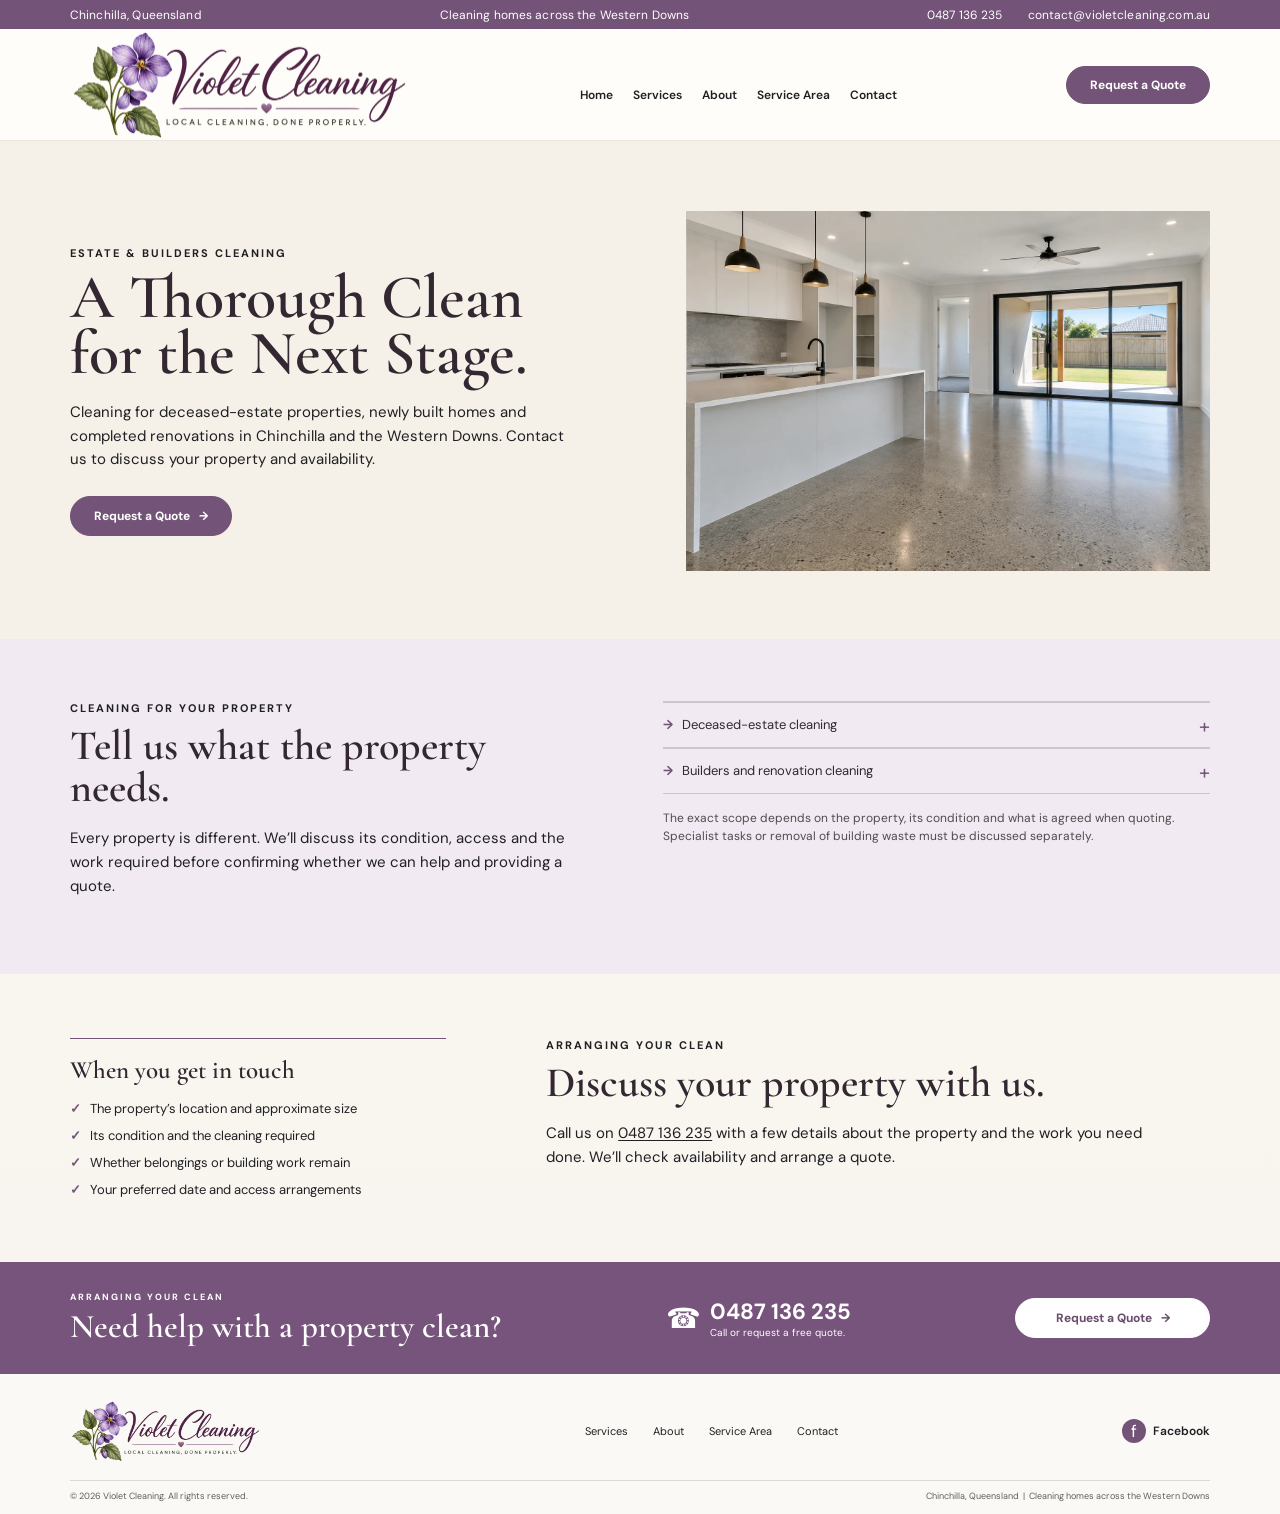
<file: estate-builders-cleaning.html>
<!doctype html>
<html lang="en">
<head><meta charset="UTF-8"><meta name="viewport" content="width=device-width, initial-scale=1.0"><meta name="description" content="Deceased-estate cleaning and cleaning after new builds or renovations in Chinchilla and the Western Downs. Contact Violet Cleaning to discuss your property."><title>Estate &amp; Builders Cleaning in the Western Downs | Violet Cleaning</title><link rel="canonical" href="https://violetcleaning.com.au/estate-builders-cleaning.html"><meta property="og:url" content="https://violetcleaning.com.au/estate-builders-cleaning.html"><meta property="og:image" content="https://violetcleaning.com.au/hero-home.webp"><meta name="twitter:card" content="summary_large_image"><meta name="twitter:title" content="Estate &amp; Builders Cleaning in the Western Downs | Violet Cleaning"><meta name="twitter:description" content="Deceased-estate cleaning and cleaning after new builds or renovations in Chinchilla and the Western Downs. Contact Violet Cleaning to discuss your property."><meta name="twitter:image" content="https://violetcleaning.com.au/hero-home.webp"><meta property="og:type" content="website"><meta property="og:title" content="Estate &amp; Builders Cleaning in the Western Downs | Violet Cleaning"><meta property="og:description" content="Deceased-estate cleaning and cleaning after new builds or renovations in Chinchilla and the Western Downs. Contact Violet Cleaning to discuss your property."><link rel="icon" href="favicon.ico?v=1" sizes="any"><link rel="icon" type="image/png" sizes="32x32" href="favicon-32x32.png?v=1"><link rel="icon" type="image/png" sizes="16x16" href="favicon-16x16.png?v=1"><link rel="apple-touch-icon" sizes="180x180" href="apple-touch-icon.png?v=1"><link rel="manifest" href="site.webmanifest?v=1"><meta name="theme-color" content="#735377"><link rel="preconnect" href="https://fonts.googleapis.com"><link rel="preconnect" href="https://fonts.gstatic.com" crossorigin><link href="https://fonts.googleapis.com/css2?family=Cormorant+Garamond:wght@600&amp;family=DM+Sans:wght@400;500;600;700&amp;display=swap" rel="stylesheet"><link rel="stylesheet" href="style.css?v=32"></head>
<body>
  <a class="skip-link" href="#top">Skip to main content</a>
  <div class="utility-bar"><div class="container utility-inner"><span class="utility-item">Chinchilla, Queensland</span><span class="utility-middle utility-item">Cleaning homes across the Western Downs</span><div class="utility-contact"><a class="utility-item" href="tel:0487136235">0487 136 235</a><a class="utility-item" href="mailto:contact@violetcleaning.com.au">contact@violetcleaning.com.au</a></div></div></div>
  <header class="site-header"><div class="container nav-wrap"><a class="brand" href="index.html" aria-label="Violet Cleaning home"><img class="brand-logo" src="logo.webp" alt="Violet Cleaning" width="680" height="227"></a><button class="menu-toggle" aria-label="Open menu" aria-expanded="false">☰</button><nav class="nav-links" aria-label="Main navigation"><a href="index.html">Home</a><a href="index.html#services">Services</a><a href="index.html#about">About</a><a href="index.html#area">Service Area</a><a href="index.html#contact">Contact</a><a class="button button-small" href="https://form.jotform.com/262555036762056">Request a Quote</a></nav></div></header>
  <main id="top"><section class="service-page-hero"><div class="container service-page-hero-inner"><div><p class="eyebrow">ESTATE &amp; BUILDERS CLEANING</p><h1>A Thorough Clean<br>for the Next Stage.</h1><p>Cleaning for deceased-estate properties, newly built homes and completed renovations in Chinchilla and the Western Downs. Contact us to discuss your property and availability.</p><a class="button" href="https://form.jotform.com/262555036762056">Request a Quote <span>→</span></a></div><img src="estate-builders-cleaning.webp" alt="Completed property exterior" decoding="async" width="1536" height="1024"></div></section>
    <section class="service-detail-section service-detail-violet estate-services-section"><div class="container service-detail-grid"><div><p class="eyebrow">CLEANING FOR YOUR PROPERTY</p><h2>Tell us what the property needs.</h2><p>Every property is different. We’ll discuss its condition, access and the work required before confirming whether we can help and providing a quote.</p></div><div><div class="service-list service-list-expandable"><details><summary>Deceased-estate cleaning</summary><p>Respectful cleaning support for families and those managing a deceased estate. We can discuss cleaning the property once belongings have been sorted and the areas to be cleaned are accessible, whether it is being prepared for sale, handover or its next occupants.</p></details><details><summary>Builders and renovation cleaning</summary><p>Cleaning for newly built homes and properties where renovation work is complete. We can discuss dust removal and cleaning of accessible surfaces, floors, kitchens, bathrooms and glass to help prepare the property for handover or use.</p></details></div><p class="presale-scope-note">The exact scope depends on the property, its condition and what is agreed when quoting. Specialist tasks or removal of building waste must be discussed separately.</p></div></div></section>
    <section class="service-info-section"><div class="container service-info-grid service-info-reverse"><div class="service-page-note"><strong>When you get in touch</strong><span>The property’s location and approximate size</span><span>Its condition and the cleaning required</span><span>Whether belongings or building work remain</span><span>Your preferred date and access arrangements</span></div><div><p class="eyebrow">ARRANGING YOUR CLEAN</p><h2>Discuss your property with us.</h2><p>Call us on <a class="residential-phone-link" href="tel:0487136235">0487 136 235</a> with a few details about the property and the work you need done. We’ll check availability and arrange a quote.</p></div></div></section>
    <section class="cta service-page-cta"><div class="container cta-inner"><div><p class="eyebrow">ARRANGING YOUR CLEAN</p><h2>Need help with a property clean?</h2></div><a class="cta-phone" href="tel:0487136235">☎ <span><b>0487 136 235</b><small>Call or request a free quote.</small></span></a><a class="button button-light" href="https://form.jotform.com/262555036762056">Request a Quote &nbsp; →</a></div></section></main>
  <footer><div class="container footer-inner"><a class="brand" href="index.html"><img class="brand-logo" src="logo.webp" alt="Violet Cleaning" width="680" height="227"></a><div class="footer-links"><a href="index.html#services">Services</a><a href="index.html#about">About</a><a href="index.html#area">Service Area</a><a href="index.html#contact">Contact</a></div><a class="social" href="https://www.facebook.com/VioletCleaningQLD" target="_blank" rel="noopener noreferrer" aria-label="Facebook"><span aria-hidden="true">f</span><span>Facebook</span></a></div><div class="container copyright">© 2026 Violet Cleaning. All rights reserved.<span>Chinchilla, Queensland &nbsp;|&nbsp; Cleaning homes across the Western Downs</span></div></footer><script src="script.js?v=32"></script>
</body></html>
</file>
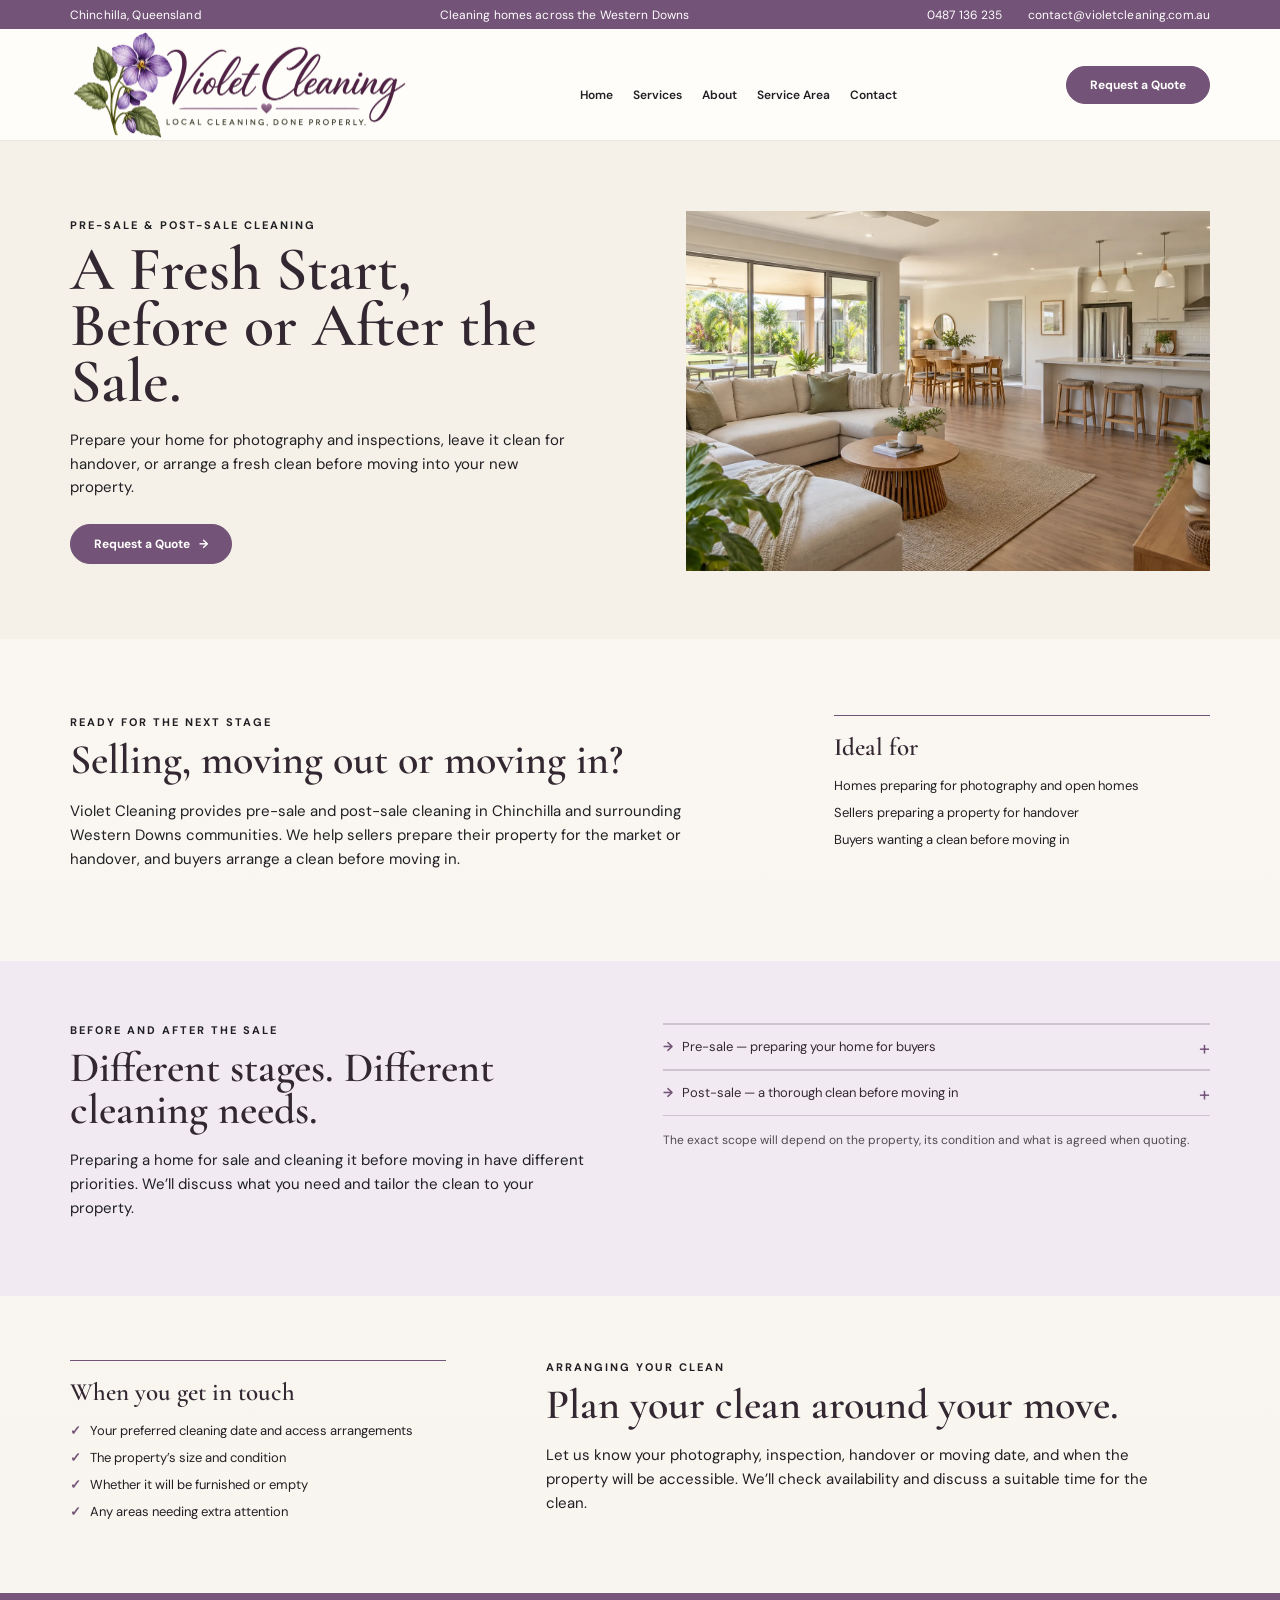
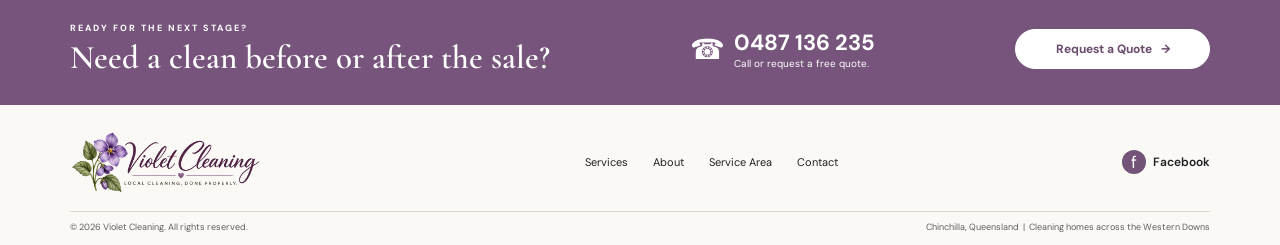
<file: pre-sale-cleaning.html>
<!doctype html>
<html lang="en">
<head><meta charset="UTF-8"><meta name="viewport" content="width=device-width, initial-scale=1.0"><meta name="description" content="Pre-sale and post-sale cleaning in Chinchilla and the Western Downs. Prepare for photography, inspections, handover or moving into your new home."><title>Pre-Sale &amp; Post-Sale Cleaning in Chinchilla | Violet Cleaning</title><link rel="canonical" href="https://violetcleaning.com.au/pre-sale-cleaning.html"><meta property="og:url" content="https://violetcleaning.com.au/pre-sale-cleaning.html"><meta property="og:image" content="https://violetcleaning.com.au/hero-home.webp"><meta name="twitter:card" content="summary_large_image"><meta name="twitter:title" content="Pre-Sale &amp; Post-Sale Cleaning in Chinchilla | Violet Cleaning"><meta name="twitter:description" content="Pre-sale and post-sale cleaning in Chinchilla and the Western Downs. Prepare for photography, inspections, handover or moving into your new home."><meta name="twitter:image" content="https://violetcleaning.com.au/hero-home.webp"><meta property="og:type" content="website"><meta property="og:title" content="Pre-Sale &amp; Post-Sale Cleaning in Chinchilla | Violet Cleaning"><meta property="og:description" content="Pre-sale and post-sale cleaning in Chinchilla and the Western Downs. Prepare for photography, inspections, handover or moving into your new home."><link rel="icon" href="favicon.ico?v=1" sizes="any"><link rel="icon" type="image/png" sizes="32x32" href="favicon-32x32.png?v=1"><link rel="icon" type="image/png" sizes="16x16" href="favicon-16x16.png?v=1"><link rel="apple-touch-icon" sizes="180x180" href="apple-touch-icon.png?v=1"><link rel="manifest" href="site.webmanifest?v=1"><meta name="theme-color" content="#735377"><link rel="preconnect" href="https://fonts.googleapis.com"><link rel="preconnect" href="https://fonts.gstatic.com" crossorigin><link href="https://fonts.googleapis.com/css2?family=Cormorant+Garamond:wght@600&amp;family=DM+Sans:wght@400;500;600;700&amp;display=swap" rel="stylesheet"><link rel="stylesheet" href="style.css?v=32"></head>
<body>
  <a class="skip-link" href="#top">Skip to main content</a>
  <div class="utility-bar"><div class="container utility-inner"><span class="utility-item">Chinchilla, Queensland</span><span class="utility-middle utility-item">Cleaning homes across the Western Downs</span><div class="utility-contact"><a class="utility-item" href="tel:0487136235">0487 136 235</a><a class="utility-item" href="mailto:contact@violetcleaning.com.au">contact@violetcleaning.com.au</a></div></div></div>
  <header class="site-header"><div class="container nav-wrap"><a class="brand" href="index.html" aria-label="Violet Cleaning home"><img class="brand-logo" src="logo.webp" alt="Violet Cleaning" width="680" height="227"></a><button class="menu-toggle" aria-label="Open menu" aria-expanded="false">☰</button><nav class="nav-links" aria-label="Main navigation"><a href="index.html">Home</a><a href="index.html#services">Services</a><a href="index.html#about">About</a><a href="index.html#area">Service Area</a><a href="index.html#contact">Contact</a><a class="button button-small" href="https://form.jotform.com/262555036762056">Request a Quote</a></nav></div></header>
  <main id="top"><section class="service-page-hero"><div class="container service-page-hero-inner"><div><p class="eyebrow">PRE-SALE &amp; POST-SALE CLEANING</p><h1>A Fresh Start,<br>Before or After the Sale.</h1><p>Prepare your home for photography and inspections, leave it clean for handover, or arrange a fresh clean before moving into your new property.</p><a class="button" href="https://form.jotform.com/262555036762056">Request a Quote <span>→</span></a></div><img src="presale-cleaning.webp" alt="Bright kitchen interior" decoding="async" width="1448" height="1086"></div></section>
    <section class="service-page-content service-page-content-white"><div class="container service-page-grid"><div><p class="eyebrow">READY FOR THE NEXT STAGE</p><h2>Selling, moving out or moving in?</h2><p>Violet Cleaning provides pre-sale and post-sale cleaning in Chinchilla and surrounding Western Downs communities. We help sellers prepare their property for the market or handover, and buyers arrange a clean before moving in.</p></div><div class="service-page-note"><strong>Ideal for</strong><span>Homes preparing for photography and open homes</span><span>Sellers preparing a property for handover</span><span>Buyers wanting a clean before moving in</span></div></div></section>
    <section class="service-detail-section service-detail-violet presale-scope-section"><div class="container service-detail-grid"><div><p class="eyebrow">BEFORE AND AFTER THE SALE</p><h2>Different stages. Different cleaning needs.</h2><p>Preparing a home for sale and cleaning it before moving in have different priorities. We’ll discuss what you need and tailor the clean to your property.</p></div><div><div class="service-list service-list-expandable"><details><summary>Pre-sale — preparing your home for buyers</summary><p>Cleaning to help your home look its best for photography, inspections and open homes. We can focus on kitchens, bathrooms, floors, glass and other areas that need attention before the property goes on the market.</p></details><details><summary>Post-sale — a thorough clean before moving in</summary><p>A thorough clean of your newly purchased home, with attention to the areas you want cleaned and sanitised before moving in. Tell us your priorities, and we’ll agree on the rooms, surfaces and tasks to include.</p></details></div><p class="presale-scope-note">The exact scope will depend on the property, its condition and what is agreed when quoting.</p></div></div></section>
    <section class="service-info-section"><div class="container service-info-grid service-info-reverse"><div class="service-page-note"><strong>When you get in touch</strong><span>Your preferred cleaning date and access arrangements</span><span>The property’s size and condition</span><span>Whether it will be furnished or empty</span><span>Any areas needing extra attention</span></div><div><p class="eyebrow">ARRANGING YOUR CLEAN</p><h2>Plan your clean around your move.</h2><p>Let us know your photography, inspection, handover or moving date, and when the property will be accessible. We’ll check availability and discuss a suitable time for the clean.</p></div></div></section>
    <section class="cta service-page-cta"><div class="container cta-inner"><div><p class="eyebrow">READY FOR THE NEXT STAGE?</p><h2>Need a clean before or after the sale?</h2></div><a class="cta-phone" href="tel:0487136235">☎ <span><b>0487 136 235</b><small>Call or request a free quote.</small></span></a><a class="button button-light" href="https://form.jotform.com/262555036762056">Request a Quote &nbsp; →</a></div></section></main>
  <footer><div class="container footer-inner"><a class="brand" href="index.html"><img class="brand-logo" src="logo.webp" alt="Violet Cleaning" width="680" height="227"></a><div class="footer-links"><a href="index.html#services">Services</a><a href="index.html#about">About</a><a href="index.html#area">Service Area</a><a href="index.html#contact">Contact</a></div><a class="social" href="https://www.facebook.com/VioletCleaningQLD" target="_blank" rel="noopener noreferrer" aria-label="Facebook"><span aria-hidden="true">f</span><span>Facebook</span></a></div><div class="container copyright">© 2026 Violet Cleaning. All rights reserved.<span>Chinchilla, Queensland &nbsp;|&nbsp; Cleaning homes across the Western Downs</span></div></footer><script src="script.js?v=32"></script><script>
  </script>
</body></html>
</file>
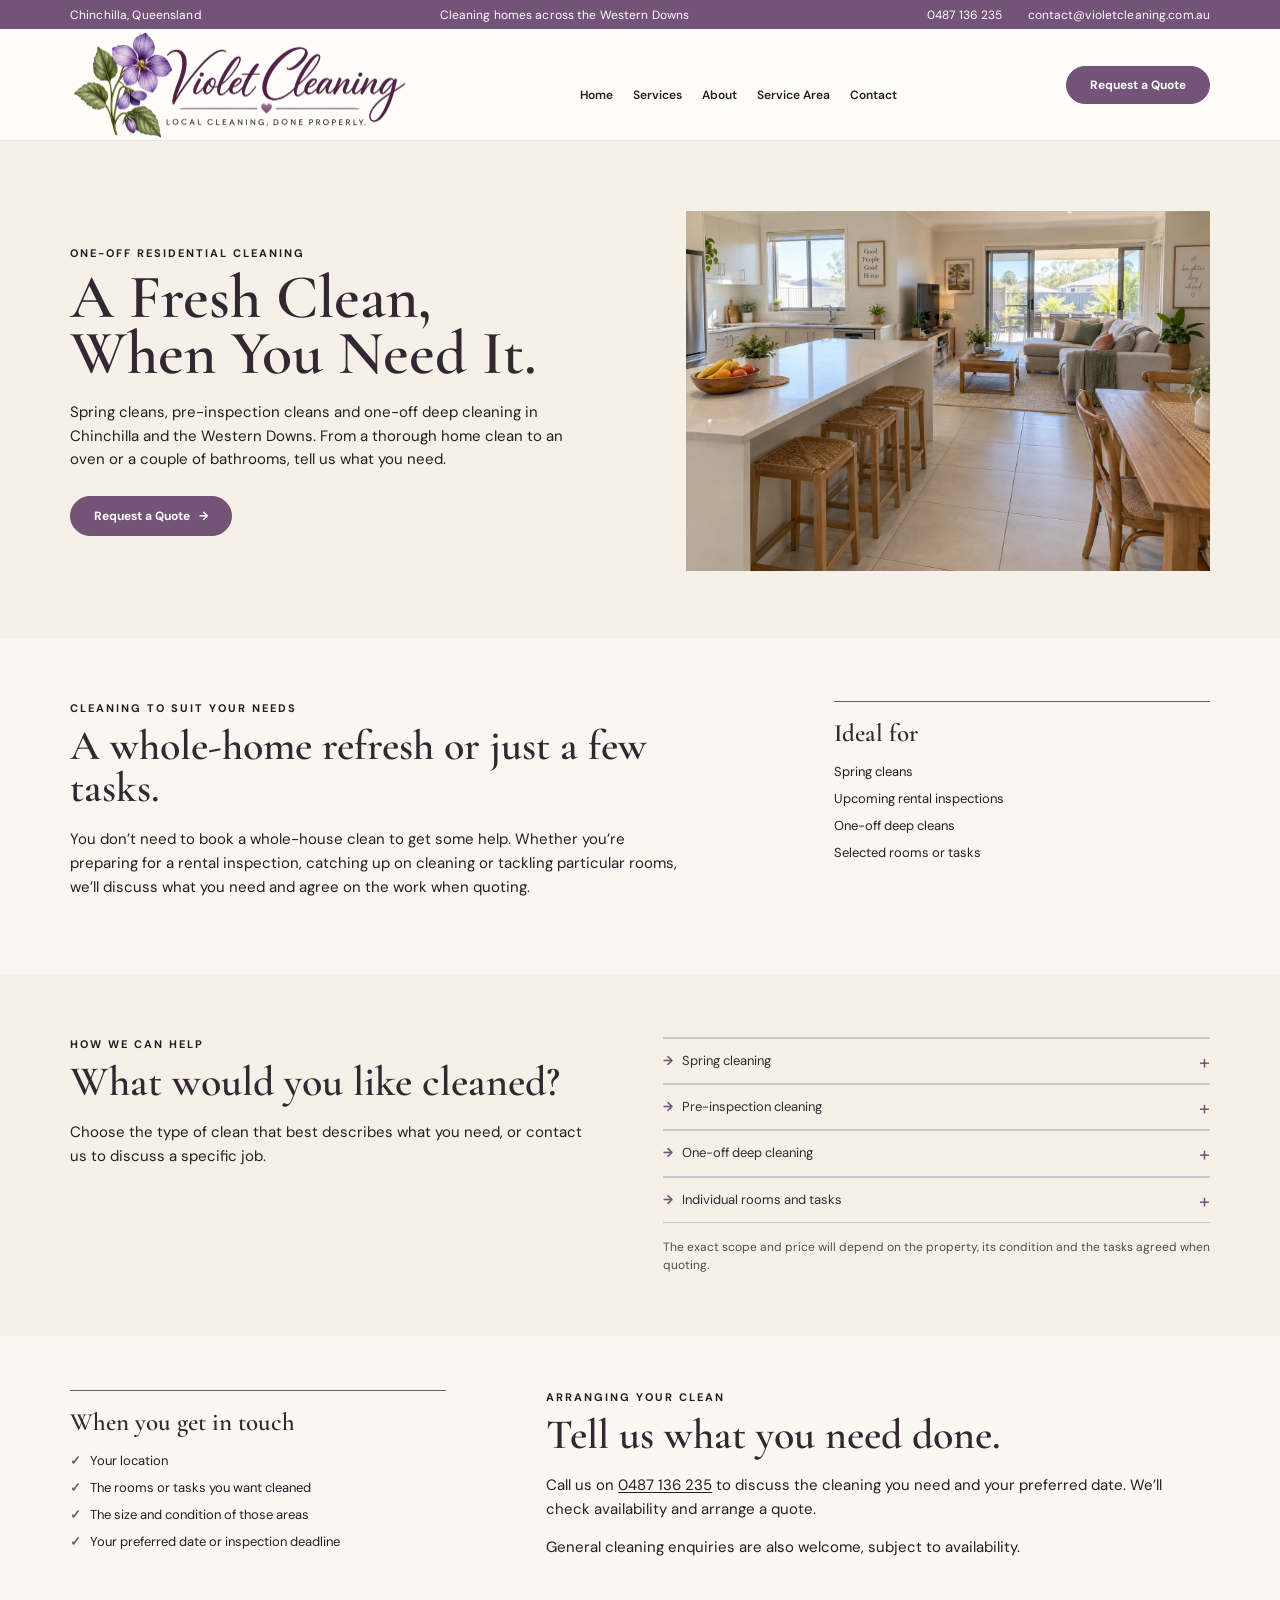
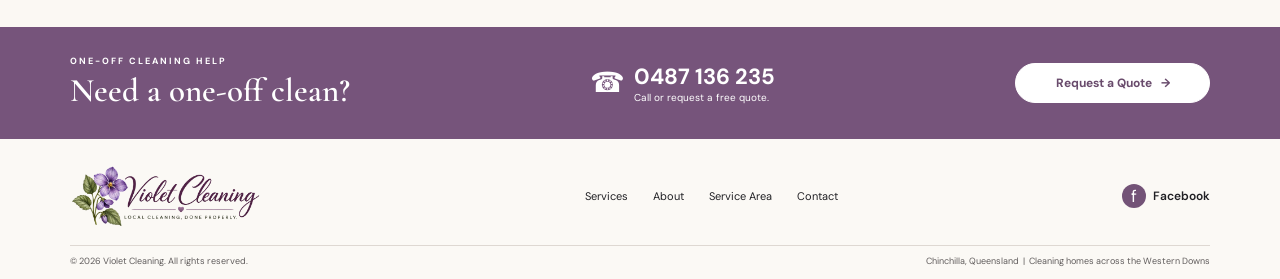
<file: residential-cleaning.html>
<!doctype html>
<html lang="en">
<head><meta charset="UTF-8"><meta name="viewport" content="width=device-width, initial-scale=1.0"><meta name="description" content="Spring cleans, pre-inspection cleans, one-off deep cleans and individual cleaning tasks in Chinchilla and the Western Downs. Call Violet Cleaning for a quote."><title>Residential Cleaning in Chinchilla | Violet Cleaning</title><link rel="canonical" href="https://violetcleaning.com.au/residential-cleaning.html"><meta property="og:url" content="https://violetcleaning.com.au/residential-cleaning.html"><meta property="og:image" content="https://violetcleaning.com.au/hero-home.webp"><meta name="twitter:card" content="summary_large_image"><meta name="twitter:title" content="Residential Cleaning in Chinchilla | Violet Cleaning"><meta name="twitter:description" content="Spring cleans, pre-inspection cleans, one-off deep cleans and individual cleaning tasks in Chinchilla and the Western Downs. Call Violet Cleaning for a quote."><meta name="twitter:image" content="https://violetcleaning.com.au/hero-home.webp"><meta property="og:type" content="website"><meta property="og:title" content="Residential Cleaning in Chinchilla | Violet Cleaning"><meta property="og:description" content="Spring cleans, pre-inspection cleans, one-off deep cleans and individual cleaning tasks in Chinchilla and the Western Downs. Call Violet Cleaning for a quote."><link rel="icon" href="favicon.ico?v=1" sizes="any"><link rel="icon" type="image/png" sizes="32x32" href="favicon-32x32.png?v=1"><link rel="icon" type="image/png" sizes="16x16" href="favicon-16x16.png?v=1"><link rel="apple-touch-icon" sizes="180x180" href="apple-touch-icon.png?v=1"><link rel="manifest" href="site.webmanifest?v=1"><meta name="theme-color" content="#735377"><link rel="preconnect" href="https://fonts.googleapis.com"><link rel="preconnect" href="https://fonts.gstatic.com" crossorigin><link href="https://fonts.googleapis.com/css2?family=Cormorant+Garamond:wght@600&amp;family=DM+Sans:wght@400;500;600;700&amp;display=swap" rel="stylesheet"><link rel="stylesheet" href="style.css?v=32"></head>
<body>
  <a class="skip-link" href="#top">Skip to main content</a>
  <div class="utility-bar"><div class="container utility-inner"><span class="utility-item">Chinchilla, Queensland</span><span class="utility-middle utility-item">Cleaning homes across the Western Downs</span><div class="utility-contact"><a class="utility-item" href="tel:0487136235">0487 136 235</a><a class="utility-item" href="mailto:contact@violetcleaning.com.au">contact@violetcleaning.com.au</a></div></div></div>
  <header class="site-header"><div class="container nav-wrap"><a class="brand" href="index.html" aria-label="Violet Cleaning home"><img class="brand-logo" src="logo.webp" alt="Violet Cleaning" width="680" height="227"></a><button class="menu-toggle" aria-label="Open menu" aria-expanded="false">☰</button><nav class="nav-links" aria-label="Main navigation"><a href="index.html">Home</a><a href="index.html#services">Services</a><a href="index.html#about">About</a><a href="index.html#area">Service Area</a><a href="index.html#contact">Contact</a><a class="button button-small" href="https://form.jotform.com/262555036762056">Request a Quote</a></nav></div></header>
  <main id="top" class="residential-page"><section class="service-page-hero"><div class="container service-page-hero-inner"><div><p class="eyebrow">ONE-OFF RESIDENTIAL CLEANING</p><h1>A Fresh Clean,<br>When You Need It.</h1><p>Spring cleans, pre-inspection cleans and one-off deep cleaning in Chinchilla and the Western Downs. From a thorough home clean to an oven or a couple of bathrooms, tell us what you need.</p><a class="button" href="https://form.jotform.com/262555036762056">Request a Quote <span>→</span></a></div><img src="residential-cleaning.webp" alt="Clean bathroom interior" decoding="async" width="1448" height="1086"></div></section>
    <section class="service-page-content service-page-content-white"><div class="container service-page-grid"><div><p class="eyebrow">CLEANING TO SUIT YOUR NEEDS</p><h2>A whole-home refresh or just a few tasks.</h2><p>You don’t need to book a whole-house clean to get some help. Whether you’re preparing for a rental inspection, catching up on cleaning or tackling particular rooms, we’ll discuss what you need and agree on the work when quoting.</p></div><div class="service-page-note"><strong>Ideal for</strong><span>Spring cleans</span><span>Upcoming rental inspections</span><span>One-off deep cleans</span><span>Selected rooms or tasks</span></div></div></section>
    <section class="service-detail-section service-detail-soft residential-services-section"><div class="container service-detail-grid"><div><p class="eyebrow">HOW WE CAN HELP</p><h2>What would you like cleaned?</h2><p>Choose the type of clean that best describes what you need, or contact us to discuss a specific job.</p></div><div><div class="service-list service-list-expandable"><details><summary>Spring cleaning</summary><p>A thorough refresh for your home, focusing on areas that need more attention than the usual household clean. Tell us what you’d like tackled, and we’ll plan the clean around your priorities.</p></details><details><summary>Pre-inspection cleaning</summary><p>Cleaning to help you prepare for a routine rental inspection by your real estate agent or property manager. Let us know the inspection date and the rooms or areas that need attention so we can check availability.</p></details><details><summary>One-off deep cleaning</summary><p>A more detailed clean based on your home’s condition and the areas you want addressed. We’ll discuss the tasks and level of cleaning required before providing a quote.</p></details><details><summary>Individual rooms and tasks</summary><p>Need an oven cleaned, a couple of bathrooms done or help with selected areas? We can discuss individual cleaning jobs without you needing to book a whole-house clean.</p></details></div><p class="presale-scope-note">The exact scope and price will depend on the property, its condition and the tasks agreed when quoting.</p></div></div></section>
    <section class="service-info-section service-info-warm"><div class="container service-info-grid"><div class="service-page-note"><strong>When you get in touch</strong><span>Your location</span><span>The rooms or tasks you want cleaned</span><span>The size and condition of those areas</span><span>Your preferred date or inspection deadline</span></div><div><p class="eyebrow">ARRANGING YOUR CLEAN</p><h2>Tell us what you need done.</h2><p>Call us on <a class="residential-phone-link" href="tel:0487136235">0487 136 235</a> to discuss the cleaning you need and your preferred date. We’ll check availability and arrange a quote.</p><p>General cleaning enquiries are also welcome, subject to availability.</p></div></div></section>
    <section class="cta service-page-cta"><div class="container cta-inner"><div><p class="eyebrow">ONE-OFF CLEANING HELP</p><h2>Need a one-off clean?</h2></div><a class="cta-phone" href="tel:0487136235">☎ <span><b>0487 136 235</b><small>Call or request a free quote.</small></span></a><a class="button button-light" href="https://form.jotform.com/262555036762056">Request a Quote &nbsp; →</a></div></section></main>
  <footer><div class="container footer-inner"><a class="brand" href="index.html"><img class="brand-logo" src="logo.webp" alt="Violet Cleaning" width="680" height="227"></a><div class="footer-links"><a href="index.html#services">Services</a><a href="index.html#about">About</a><a href="index.html#area">Service Area</a><a href="index.html#contact">Contact</a></div><a class="social" href="https://www.facebook.com/VioletCleaningQLD" target="_blank" rel="noopener noreferrer" aria-label="Facebook"><span aria-hidden="true">f</span><span>Facebook</span></a></div><div class="container copyright">© 2026 Violet Cleaning. All rights reserved.<span>Chinchilla, Queensland &nbsp;|&nbsp; Cleaning homes across the Western Downs</span></div></footer><script src="script.js?v=32"></script><script>
  </script>
</body></html>
</file>
<file: style.css>
/* Refinement pass: keep the existing layout, but give its controls a clearer visual system. */
			.skip-link{position:absolute;left:12px;top:-100px;z-index:1000;padding:10px 14px;background:#fff;color:#654b67;border:2px solid var(--plum);font-weight:600;transition:top .15s ease}.skip-link:focus{top:12px}
			.utility-item{display:inline-flex;align-items:center;gap:7px}.utility-item svg{width:14px;height:14px;fill:none;stroke:currentColor;stroke-width:1.6;stroke-linecap:round;stroke-linejoin:round;flex:none}.utility-contact{align-items:center}.service-strip{background:#f6f1e8}.strip-grid{height:68px}.strip-grid span{gap:12px}.strip-grid span svg{width:29px;height:29px;fill:none;stroke:#7b687d;stroke-width:1.45;stroke-linecap:round;stroke-linejoin:round;flex:none}.strip-grid span b{font-size:12px}.nav-links{margin-left:-18px;gap:20px}.nav-links a:not(.button){padding-left:2px;padding-right:2px}.hero-content{padding-top:55px}.hero h1{line-height:.91;margin-bottom:16px}.hero-copy{margin-bottom:20px}.hero-actions{gap:12px}.hero-actions .button,.nav-links .button-small{background:var(--plum);border-color:var(--plum);border-radius:30px}.hero-actions .button:hover,.nav-links .button-small:hover{background:#5f4263;color:#fff}.button{transition:transform .2s ease,background .2s ease,box-shadow .2s ease}.button:hover{transform:translateY(-1px);box-shadow:0 5px 12px #7353772e}
			@media(max-width:900px){.nav-links{margin-left:0;gap:0}.hero-content{padding-top:43px}.hero h1{line-height:.94;margin-bottom:15px}.hero-copy{margin-bottom:18px}.strip-grid{height:auto;padding:15px 0;gap:16px}.strip-grid span{gap:10px}.strip-grid span svg{width:27px;height:27px}}
			@media(max-width:480px){.utility-item svg{width:13px;height:13px}.strip-grid span svg{width:26px;height:26px}.strip-grid span b{font-size:11px}.hero-actions{flex-wrap:wrap}.hero-actions .button{min-height:44px}.hero-content{padding-top:40px}}
			.hero-image{background-image:linear-gradient(90deg,rgba(255,252,246,.98) 0%,rgba(255,252,246,.86) 33%,rgba(255,252,246,.12) 70%),url('hero-home.webp')!important}
			@media(max-width:900px){.hero-image{background-image:linear-gradient(180deg,rgba(255,252,246,.98) 0%,rgba(255,252,246,.72) 48%,rgba(255,252,246,.05) 90%),url('hero-home.webp')!important}}
		.brand-logo{display:block;width:340px;height:auto;max-height:none;object-fit:contain;object-position:left center}
		.site-header{height:126px!important}
		.footer-inner .brand-logo{width:190px;max-height:56px}
		@media(max-width:900px){.brand-logo{width:280px}.site-header{height:106px!important}.nav-links{top:106px!important}}
		@media(max-width:480px){.brand-logo{width:225px}.site-header{height:86px!important}.nav-links{top:86px!important}.footer-inner .brand-logo{width:165px}}
	.button:hover{color:#fff;background:#5f4263}
	.button.button-outline:hover{color:#654b67!important;background:#fff!important;border-color:#735377!important}
	.button.button-light:hover{color:#5f4263;background:#f3edf4;border-color:#f3edf4}
:root{--plum:#735377;--deep:#332832;--ink:#202024;--paper:#fbf8f3;--line:#ded8d2;--serif:'Cormorant Garamond',Georgia,serif;--sans:'DM Sans',Arial,sans-serif}*{box-sizing:border-box}html{scroll-behavior:smooth}body{margin:0;color:var(--ink);background:linear-gradient(180deg,#fbf8f3 0%,#f8f4ee 100%);font-family:var(--sans);font-size:15px}a{color:inherit;text-decoration:none}.container{width:min(1140px,calc(100% - 72px));margin:auto}.utility-bar{background:var(--plum);color:#fff;font-size:12px;letter-spacing:.01em}.utility-inner{height:29px;display:flex;align-items:center;justify-content:space-between}.utility-contact{display:flex;gap:25px}.site-header{height:73px;background:rgba(255,253,249,.97);position:relative;z-index:3;border-bottom:1px solid #ece5de}.nav-wrap{height:100%;display:flex;align-items:center;justify-content:space-between}.brand{display:flex;align-items:center;gap:10px}.brand strong{display:block;font:600 30px var(--serif);line-height:.85;white-space:nowrap}.brand small{display:block;font-size:8px;letter-spacing:1.5px;margin-top:8px;color:#5f5b5b}.nav-links{display:flex;align-items:center;gap:25px;font-size:12px;font-weight:600}.nav-links a:not(.button){padding:28px 0 8px}.nav-links .active{border-bottom:1px solid var(--plum);color:var(--plum)}.button{display:inline-flex;align-items:center;justify-content:center;gap:9px;background:var(--plum);border:1px solid var(--plum);border-radius:30px;color:white;font-weight:700;font-size:12px;padding:11px 23px;transition:transform .2s,background .2s,box-shadow .2s}.button:hover{transform:translateY(-2px);background:#5f4263;box-shadow:0 7px 18px #73537738}.button-small{padding:10px 23px!important;margin-left:3px}.button-outline{background:transparent;color:#654b67}.button-light{background:#fff;color:#694b6c;border-color:#fff}.menu-toggle{display:none;background:none;border:0;font-size:24px}.hero{height:386px;position:relative;overflow:hidden}.hero-image{position:absolute;inset:0;background:linear-gradient(90deg,rgba(255,252,246,.98) 0%,rgba(255,252,246,.86) 33%,rgba(255,252,246,.12) 70%),url('https://images.unsplash.com/photo-1600585154340-be6161a56a0c?auto=format&fit=crop&w=1800&q=90') center 57%/cover}.hero-content{position:relative;padding-top:58px}.eyebrow{font-weight:700;letter-spacing:2px;font-size:11px;margin:0 0 10px}.hero h1{font:600 57px/.95 var(--serif);margin:0 0 14px;letter-spacing:-.4px}.hero-copy{font-size:15px;line-height:1.4;margin:0 0 18px}.hero-actions{display:flex;gap:11px}.service-strip{background:#f2eee8;box-shadow:0 1px 0 #ded8d2}.strip-grid{height:65px;display:grid;grid-template-columns:repeat(4,1fr);align-items:center}.strip-grid span{display:flex;gap:15px;align-items:center;justify-content:center;font-size:12px}.strip-grid span:first-letter{font-size:25px}.welcome{padding:36px 0 19px}.welcome-grid{display:grid;grid-template-columns:75px 1fr 43%;gap:22px;align-items:center}.welcome-copy{max-width:500px}.welcome h2,.section-heading h2,.reasons h2{font:600 31px/1 var(--serif);margin:0 0 10px}.welcome-copy p:not(.eyebrow){line-height:1.4;margin:0 0 10px;font-size:13px}.text-link{font-size:12px;color:var(--plum);font-weight:600}.text-link span{font-size:18px;vertical-align:-1px}.welcome-photo{height:235px;position:relative;overflow:hidden;box-shadow:0 12px 25px #33283218}.welcome-photo img{width:100%;height:100%;object-fit:cover;transition:transform .6s}.welcome-photo:hover img{transform:scale(1.04)}.photo-caption{position:absolute;bottom:0;left:0;right:0;background:rgba(116,82,119,.95);color:white;padding:13px 25px;display:flex;align-items:center;gap:25px}.photo-caption strong{font-size:14px;letter-spacing:1.5px}.photo-caption span{font-size:12px}.services{padding:5px 0 25px}.section-heading{text-align:center;margin:0 0 18px}.section-heading h2{margin:0}.section-heading span{display:block;width:48px;height:1px;background:var(--plum);margin:7px auto}.card-grid{display:grid;grid-template-columns:repeat(3,1fr);gap:16px}.service-card{background:#fff;border:1px solid #e8e2dc;box-shadow:0 5px 14px #3328320d;border-radius:4px;overflow:hidden;transition:transform .25s,box-shadow .25s}.service-card:hover{transform:translateY(-5px);box-shadow:0 14px 26px #3328321c}.service-card img{width:100%;height:112px;object-fit:cover;display:block;transition:transform .5s}.service-card:hover img{transform:scale(1.04)}.card-body{padding:12px 30px 16px}.service-card h3{font:600 21px/1.05 var(--serif);margin:0 0 7px}.service-card p{font-size:12px;line-height:1.3;min-height:31px;margin:0 0 5px}.reasons{padding:22px 0}.reasons-grid{display:grid;grid-template-columns:1.2fr 1fr;gap:28px}.reason-box,.area-box{background:#f1ede7;padding:18px 20px}.reasons h2{font-size:25px}.reason-items{display:grid;grid-template-columns:repeat(4,1fr);text-align:center;gap:10px}.reason-items span{display:block;color:#757e5c;font-size:24px;height:29px}.reason-items b{display:block;font-size:11px;line-height:1.2}.reason-items small{display:block;font-size:9px;margin-top:4px}.area-box{background:transparent}.area-title{font-size:14px;line-height:1.35;margin:0 0 13px}.area-title:first-letter{color:#7d8a59;font-size:27px}.area-title span{margin-left:27px}.towns{font-size:11px;color:#554f51}.cta{background:linear-gradient(90deg,#76547bde,#76547bde),url('https://images.unsplash.com/photo-1490750967868-88aa4486c946?auto=format&fit=crop&w=1600&q=85') center/cover;color:white}.cta-inner{min-height:112px;display:flex;align-items:center;justify-content:space-between;gap:25px}.cta .eyebrow{font-size:9px;margin-bottom:4px}.cta h2{font:600 33px var(--serif);margin:0}.cta-phone{display:flex;align-items:center;gap:9px;font-size:28px}.cta-phone b{display:block;font-size:22px}.cta-phone small{display:block;font-size:10px}.cta .button-light{min-width:195px}footer{background:#fbf9f5;padding:25px 0 12px}.footer-inner{display:flex;align-items:center;justify-content:space-between}.footer-inner .brand strong{font-size:25px}.footer-links{display:flex;gap:25px;font-size:11px}.social{background:#2675d2;color:white;border-radius:50%;font-weight:bold;width:24px;height:24px;text-align:center;padding-top:3px;font-size:17px}.copyright{border-top:1px solid var(--line);margin-top:17px;padding-top:9px;font-size:9px;display:flex;justify-content:space-between;color:#615d5d}
@media(max-width:900px){.container{width:min(100% - 36px,620px)}.utility-middle,.utility-contact a:last-child{display:none}.site-header{height:66px}.nav-links{display:none;position:absolute;top:66px;left:0;right:0;background:#fff;flex-direction:column;align-items:stretch;padding:10px 25px 20px;gap:0;box-shadow:0 5px 10px #0001}.nav-links.open{display:flex}.nav-links a:not(.button){padding:12px 0;border-bottom:1px solid #eee}.nav-links .button{margin-top:12px}.menu-toggle{display:block}.hero{height:480px}.hero-image{background:linear-gradient(180deg,rgba(255,252,246,.98) 0%,rgba(255,252,246,.72) 48%,rgba(255,252,246,.05) 90%),url('https://images.unsplash.com/photo-1600585154340-be6161a56a0c?auto=format&fit=crop&w=1000&q=90') center/cover}.hero-content{padding-top:42px}.hero h1{font-size:48px}.strip-grid{height:auto;grid-template-columns:1fr 1fr;padding:13px 0;gap:14px}.strip-grid span{justify-content:flex-start}.welcome-grid{grid-template-columns:1fr;gap:13px}.welcome-photo{height:230px}.card-grid,.reasons-grid{grid-template-columns:1fr}.reason-items{gap:4px}.cta-inner{padding:20px 0;flex-wrap:wrap}.cta-inner>div:first-child{width:100%}.cta h2{font-size:30px}.footer-inner{align-items:flex-start;gap:20px;flex-wrap:wrap}.footer-links{order:3;width:100%;flex-wrap:wrap;gap:13px}.copyright{display:block;line-height:1.8}.copyright span{display:block}.desktop-only{display:none}}
	
	.button.button-outline:hover{color:#fff;background:#735377;border-color:#735377}
	
@media(max-width:480px){.brand strong{font-size:25px}.hero h1{font-size:43px}.hero{height:500px}.photo-caption{padding:11px 15px;gap:15px}.photo-caption strong{font-size:11px}.service-card img{height:150px}.card-body{padding:12px 20px 15px}.cta-phone{font-size:24px}.cta-phone b{font-size:19px}}
.service-strip{background:#f6f1e8}.nav-links{gap:20px}.hero h1{line-height:.91;margin-bottom:16px}.hero-copy{margin-bottom:20px}.hero-actions{gap:12px}.hero-actions .button,.nav-links .button-small{background:var(--plum);border-color:var(--plum);border-radius:30px}.hero-actions .button:hover,.nav-links .button-small:hover{background:#5f4263;color:#fff}.strip-grid span svg{width:29px;height:29px}

@media(min-width:601px) and (max-width:900px){.hero-image{background-size:auto 125%;background-position:center 20%!important}}
@media(max-width:480px){.strip-grid span svg{width:26px;height:26px}.strip-grid span b{font-size:11px}.hero-actions{flex-wrap:wrap}.hero-actions .button{min-height:44px}.hero-content{padding-top:40px}}
@media(max-width:600px){.hero-image{background-size:auto 150%;background-position:center top!important}}
@media(max-width:340px){.hero h1 br{display:none}}
@media(min-width:901px) and (max-width:1200px){.nav-links{gap:11px;font-size:10px}.nav-links a:not(.button){padding-left:0;padding-right:0}.nav-links .button-small{padding:9px 14px!important}.container{width:calc(100% - 40px)}}
@media(min-width:1101px){.nav-links{position:static;display:grid;grid-template-columns:minmax(0,1fr) repeat(5,max-content) minmax(0,1fr) max-content;align-items:center;gap:20px;flex:1;margin-left:20px;white-space:nowrap}.nav-links a:nth-child(1){grid-column:2}.nav-links a:nth-child(2){grid-column:3}.nav-links a:nth-child(3){grid-column:4}.nav-links a:nth-child(4){grid-column:5}.nav-links a:nth-child(5){grid-column:6}.nav-links .button-small{grid-column:8;margin-left:0}}
@media(min-width:1101px) and (max-width:1200px){.nav-links{gap:11px}}
.hero-actions .button-outline{background:transparent;color:#654b67;border-color:#735377}.hero-actions .button-outline:hover{background:#fff;color:#654b67;border-color:#735377}
@media(min-width:901px){.hero h1{font-size:53px}.hero-image{background-image:linear-gradient(90deg,rgba(255,252,246,.98) 0%,rgba(255,252,246,.84) 25%,rgba(255,252,246,.12) 58%),url('hero-home.webp')!important}.site-header{height:120px!important}}
@media(min-width:901px) and (max-width:1200px){.site-header{height:92px!important}.nav-links{top:92px!important}}
@media(min-width:1201px){.site-header{height:112px!important}}
.welcome{padding-bottom:54px}
.welcome-grid{grid-template-columns:minmax(0,1fr) 41%;gap:42px}
.welcome-photo{overflow:hidden}
.welcome-photo>img{display:block;width:100%;height:100%;object-fit:cover;object-position:center}
.photo-caption{padding:16px 20px;gap:18px}
.photo-caption strong{line-height:1.45}
.photo-caption strong{display:flex;align-items:flex-start;gap:8px;text-transform:none}
.photo-caption .caption-mark{font-size:18px;line-height:1.1;flex:none}
.photo-caption span{font-size:13px;line-height:1.4}
.welcome-copy .text-link{font-size:14px;font-weight:600;letter-spacing:.01em}
@media(max-width:900px){.welcome{padding-bottom:44px}.welcome-grid{grid-template-columns:1fr;gap:13px}.welcome-photo{height:230px}}
@media(max-width:480px){.photo-caption{padding:14px 16px;gap:16px}.photo-caption span{font-size:12px}}
.card-grid{grid-template-columns:repeat(4,minmax(0,1fr));grid-auto-rows:1fr;gap:20px;align-items:stretch}
.service-card{display:flex;flex-direction:column;height:100%;transition:transform .2s,box-shadow .2s}
.service-card:hover{transform:translateY(-2px);box-shadow:0 10px 24px #3328321c}
.service-card-image{display:block;width:100%;height:170px}.service-card-image img{display:block;width:100%;height:100%;object-fit:cover}
.service-card .card-body{display:flex;flex:1;flex-direction:column}
.service-card .card-body p{flex:1}
.service-card .card-body .text-link{margin-top:auto}
.results{padding:68px 0 72px;background:#fffdf9;border-top:1px solid #e7dfda}
.results-heading{margin-bottom:12px}
.results-intro{margin:0 0 28px;color:#514b4e;line-height:1.55;text-align:center}
.results-carousel{max-width:880px;margin:0 auto}
.results-viewport{overflow:hidden;height:350px}
.results-track{display:flex;align-items:flex-start;will-change:transform;transition:transform .65s cubic-bezier(.22,.61,.36,1)}
.result-slide{position:relative;flex:0 0 100%;min-width:0;padding:0 6px}
.result-pair{display:flex;justify-content:center;align-items:flex-start;gap:8px;height:290px}
.result-photo{position:relative;height:290px;max-width:calc(50% - 4px);margin:0;overflow:hidden;background:transparent}
.result-photo img{display:block;width:auto;height:100%;max-width:100%;object-fit:contain;transition:transform .5s ease}
.result-photo:hover img{transform:scale(1.01)}
.result-label{position:absolute;z-index:1;top:12px;left:12px;padding:6px 10px;background:rgba(51,40,50,.85);color:#fff;font-size:10px;letter-spacing:1.2px;text-transform:uppercase}
.result-label-after{background:var(--plum)}
.result-slide-caption{display:flex;align-items:baseline;justify-content:center;gap:18px;padding:13px 16px 12px;text-align:center}
.result-slide-caption h3{font:600 27px/1 var(--serif);color:var(--deep);margin:0}
.result-slide-caption span{color:#665d61;font-size:12px}
.results-controls{display:flex;align-items:center;justify-content:space-between;margin:22px auto 0;max-width:620px;gap:12px}
.carousel-button{display:inline-flex;align-items:center;justify-content:center;width:42px;height:42px;border:1px solid #b9a5bd;border-radius:50%;background:transparent;color:var(--plum);font-size:20px;cursor:pointer;transition:background .2s,color .2s,transform .2s}
.carousel-button:hover,.carousel-button:focus-visible{background:var(--plum);color:#fff;transform:translateY(-1px)}
.carousel-button:focus-visible,.carousel-dot:focus-visible{outline:2px solid var(--plum);outline-offset:3px}
.carousel-dots{display:flex;gap:4px;align-items:center}
.carousel-dot{width:36px;height:36px;padding:13px;border:0;border-radius:50%;background:transparent;cursor:pointer;position:relative}
.carousel-dot::before{content:'';display:block;width:8px;height:8px;border-radius:50%;background:#cfc3d0}
.carousel-dot.is-active{background:var(--plum);transform:scale(1.35)}
.carousel-dot.is-active::before{background:#fff}
.carousel-pause{width:auto;padding:0 14px;border-radius:22px;font-size:12px}
.service-page-hero{background:#f6f1e8;padding:70px 0 68px}.service-page-hero-inner{display:grid;grid-template-columns:minmax(0,1fr) 46%;align-items:center;gap:70px}.service-page-hero h1{font:600 62px/.9 var(--serif);letter-spacing:0;margin:0 0 20px;color:var(--deep)}.service-page-hero p:not(.eyebrow){max-width:510px;line-height:1.55;margin:0 0 25px}.service-page-hero img{display:block;width:100%;height:360px;object-fit:cover}.service-page-content{padding:76px 0}.service-page-grid{display:grid;grid-template-columns:minmax(0,1fr) 33%;gap:100px;align-items:start}.service-page-content h2{font:600 42px/1 var(--serif);margin:0 0 18px;color:var(--deep)}.service-page-content p:not(.eyebrow){max-width:620px;line-height:1.6;margin:0 0 14px}.service-page-note{border-top:1px solid var(--plum);padding-top:16px;display:flex;flex-direction:column;gap:10px;font-size:13px}.service-page-note strong{font:600 25px var(--serif);color:var(--deep);margin-bottom:5px}
.presale-scope-note{font-size:12px!important;line-height:1.5!important;margin:15px 0 0!important;color:#514b4e}
.residential-page .service-page-content{padding-top:62px;padding-bottom:62px}.residential-page .service-info-section{padding-top:54px;padding-bottom:54px}
.service-detail-section{padding:62px 0}.service-detail-soft{background:#f6f1e8}.service-detail-violet{background:#f1eaf2}.service-detail-grid{display:grid;grid-template-columns:minmax(0,1fr) 48%;gap:70px;align-items:start}.service-detail-grid h2,.service-info-section h2{font:600 42px/1 var(--serif);color:var(--deep);margin:0 0 17px}.service-detail-grid p:not(.eyebrow),.service-info-section p:not(.eyebrow){line-height:1.6;max-width:620px;margin:0 0 14px}.service-list{display:grid;grid-template-columns:1fr 1fr;gap:0 28px;margin:0;padding:0;list-style:none;border-top:1px solid #cfc3d0}.service-list li{padding:13px 0;border-bottom:1px solid #cfc3d0;font-size:13px}.service-list li::before{content:'→';color:var(--plum);font-weight:700;margin-right:9px}.service-info-section{padding:64px 0}.service-info-warm{background:#fbf8f3}.service-info-grid{display:grid;grid-template-columns:33% minmax(0,1fr);gap:100px;align-items:start}.service-info-reverse{grid-template-columns:33% minmax(0,1fr)}.service-info-reverse>div:last-child{grid-column:2}.service-info-reverse>.service-page-note{grid-column:1;grid-row:1}.service-detail-intro{max-width:700px;margin-bottom:26px}.service-pill-list{display:flex;flex-wrap:wrap;gap:10px}.service-pill-list span{border:1px solid #b9a5bd;padding:10px 16px;color:var(--deep);font-size:12px}.service-page-cta{margin-top:0}
.bond-page .service-page-content{padding:58px 0}.bond-page .service-detail-section{padding:52px 0}.bond-scope-note{font-size:12px!important;line-height:1.5!important;margin:15px 0 0!important;color:#514b4e}.bond-quote-section{background:#f1eaf2;padding:52px 0}.bond-quote-section h2{margin-bottom:26px}.bond-quote-steps{display:grid;grid-template-columns:repeat(3,1fr);gap:34px;border-top:1px solid #b9a5bd}.bond-quote-steps>div{padding-top:17px}.bond-quote-steps strong{display:block;color:var(--deep);font:600 22px/1.1 var(--serif);margin-bottom:10px}.bond-quote-steps p{font-size:13px;line-height:1.55;margin:0;max-width:280px}.bond-faq-grid{grid-template-columns:repeat(2,1fr);gap:26px 36px}.bond-page .service-page-cta{margin-top:0}
.bond-page .bond-intro-section{padding-top:48px;padding-bottom:48px}
@media(max-width:1100px){.card-grid{grid-template-columns:repeat(2,minmax(0,1fr))}}
@media(max-width:900px){.card-grid{grid-template-columns:1fr}.service-page-hero{padding:48px 0}.service-page-hero-inner{grid-template-columns:1fr;gap:35px}.service-page-hero h1{font-size:52px}.service-page-hero img{height:280px}.service-page-content{padding:48px 0}.service-page-grid,.service-detail-grid,.service-info-grid,.service-info-reverse{grid-template-columns:1fr;gap:35px}.service-info-reverse>div:last-child,.service-info-reverse>.service-page-note{grid-column:auto;grid-row:auto}.service-detail-section,.service-info-section{padding:48px 0}}
@media(max-width:900px){.results{padding:50px 0 54px}.result-pair{max-width:620px}}
@media(max-width:900px){.results-viewport{height:310px}.result-slide{flex-basis:100%;padding:0}.result-pair{height:240px;gap:5px}.result-photo{height:240px}}
@media(max-width:600px){.result-label{top:8px;left:8px;padding:5px 7px;font-size:9px}.result-slide-caption{display:block;padding:10px 12px}.result-slide-caption h3{font-size:24px;margin-bottom:4px}.results-controls{margin-top:18px;flex-wrap:wrap;justify-content:center}.carousel-prev{order:1}.carousel-pause{order:2}.carousel-next{order:3}.carousel-dots{order:4;flex-basis:100%;justify-content:center}}
@media(max-width:900px){.bond-page .service-page-content,.bond-page .service-detail-section,.bond-page .bond-quote-section{padding:42px 0}.bond-quote-steps,.bond-faq-grid{grid-template-columns:1fr;gap:22px}.bond-quote-steps>div{padding-top:14px}.bond-quote-steps strong{font-size:21px}}
@media(prefers-reduced-motion:reduce){html{scroll-behavior:auto}.results-track{transition:none}.carousel-button,.service-card,.result-photo img{transition:none}}
.service-card .card-body p{font-size:15px;line-height:1.5}.bond-faq-grid{grid-template-columns:minmax(0,760px);justify-content:start}.residential-phone-link{text-decoration:underline;text-underline-offset:2px}.hero-actions .button-outline{background:#fffdf9}.nav-links .button-small{white-space:nowrap}
@media(max-width:1100px) and (min-width:901px){.site-header{height:92px!important}.nav-links{display:none;position:absolute;top:92px;left:0;right:0;background:#fff;flex-direction:column;align-items:stretch;padding:10px 25px 20px;gap:0;box-shadow:0 5px 10px #0001}.nav-links.open{display:flex}.nav-links a:not(.button){padding:12px 0;border-bottom:1px solid #eee}.nav-links .button{margin-top:12px}.menu-toggle{display:block}.brand-logo{width:280px}}
@media(max-width:1100px) and (min-width:901px){.menu-toggle{display:block!important}.nav-links{display:none!important}.nav-links.open{display:flex!important}}
@media(max-width:900px){.reason-items{grid-template-columns:repeat(2,minmax(0,1fr));gap:14px}.reason-items b,.reason-items small{font-size:13px;line-height:1.35}.reason-items small{display:block}.bond-faq-grid{grid-template-columns:minmax(0,1fr)}}
.reasons{padding:34px 0}
.reason-items span{font-size:32px;line-height:1.1}
.towns{font-size:13px}
.cta{background:#76547b}
.cta-phone{color:inherit}
.footer-inner .brand-logo{width:230px;max-height:64px}
.social{display:inline-flex;align-items:center;gap:7px;background:transparent;border-radius:0;width:auto;height:auto;padding:0;text-align:left;color:inherit;font-size:12px;font-weight:600}
.social span:first-child{display:inline-flex;align-items:center;justify-content:center;width:24px;height:24px;border-radius:50%;background:var(--plum);color:#fff;font-size:17px;font-weight:400}
@media(max-width:900px){.reasons{padding:34px 0}.cta-inner .button{width:100%}.cta-phone{width:100%}.footer-inner .brand-logo{width:200px;max-height:58px}.social{margin-left:auto}}
@media(max-width:480px){.cta-phone{font-size:24px}.cta-phone b{font-size:20px}.footer-inner .brand-logo{width:200px}}
.strip-grid span svg{stroke-width:1.5}
.service-list-expandable{display:block;grid-template-columns:1fr}
.service-list-expandable details{border-top:1px solid #cfc3d0}
.service-list-expandable details:last-child{border-bottom:1px solid #cfc3d0}
.service-list-expandable summary{position:relative;padding:13px 28px 13px 0;color:var(--deep);cursor:pointer;font-size:13px;list-style:none}
.service-list-expandable summary::-webkit-details-marker{display:none}
.service-list-expandable summary::before{content:'→';color:var(--plum);font-weight:700;margin-right:9px}
.service-list-expandable summary::after{content:'+';position:absolute;right:0;top:9px;color:var(--plum);font-size:20px;font-weight:400}
.service-list-expandable details[open] summary::after{content:'−'}
.service-list-expandable details p{margin:0;padding:0 28px 14px 24px;color:#514b4e;font-size:13px;line-height:1.55}
.presale-scope-section .service-detail-grid{align-items:start}
.presale-scope-section .service-list-expandable{display:block}
.presale-scope-section .service-list-expandable details{width:100%}
.presale-scope-section .service-list-expandable summary{padding-right:42px;line-height:1.4}
.presale-scope-section .service-list-expandable summary::before{content:'\2192'}
.presale-scope-section .service-list-expandable details p{padding-right:42px}
.presale-scope-section .service-list-expandable summary:focus-visible{outline:2px solid var(--plum);outline-offset:3px}
.residential-services-section .service-detail-grid{align-items:start}
.residential-services-section .service-list-expandable{display:block}
.residential-services-section .service-list-expandable details{width:100%}
.residential-services-section .service-list-expandable summary{padding-right:42px;line-height:1.4}
.residential-services-section .service-list-expandable summary:focus-visible{outline:2px solid var(--plum);outline-offset:3px}
.residential-services-section .service-list-expandable details p{padding-right:42px}
.estate-services-section .service-detail-grid{align-items:start}
.estate-services-section .service-list-expandable{display:block}
.estate-services-section .service-list-expandable details{width:100%}
.estate-services-section .service-list-expandable summary{padding-right:42px;line-height:1.4}
.estate-services-section .service-list-expandable summary::before{content:'\2192'}
.estate-services-section .service-list-expandable summary:focus-visible{outline:2px solid var(--plum);outline-offset:3px}
.estate-services-section .service-list-expandable details p{padding-right:42px}
@media(min-width:901px){.service-list-expandable{display:grid;grid-template-columns:1fr 1fr;column-gap:28px}.service-list-expandable details,.service-list-expandable details:last-child{border-bottom:1px solid #cfc3d0}}
@media(min-width:901px){.service-detail-grid{align-items:center}}
.bond-checklist-grid{align-items:start}
.bond-checklist .checklist{display:grid;gap:7px;margin:0;padding:0 0 14px 24px;list-style:none}
.bond-checklist .checklist li{position:relative;color:#514b4e;font-size:12px;line-height:1.45}
.bond-checklist .checklist li::before{content:'✓';position:absolute;left:-19px;color:var(--plum);font-weight:700}
.bond-checklist details>p{padding-left:24px}
.bond-checklist-download{display:flex;align-items:center;justify-content:space-between;gap:18px;margin-top:22px;padding-top:14px;border-top:1px solid #b9a5bd;color:#514b4e;font-size:13px}
.bond-checklist-download strong{font-weight:500}
.bond-checklist-download a{color:var(--plum);font-weight:600;text-decoration:none;white-space:nowrap}
.bond-checklist-download a span{font-size:16px;margin-left:4px}
.bond-prep-note{margin-top:34px;border-top:1px solid #b9a5bd;padding-top:16px}
.bond-prep-note h3{font:600 25px/1.1 var(--serif);color:var(--deep);margin:0 0 12px}
.bond-prep-note ul{display:grid;gap:8px;margin:0;padding:0;list-style:none}
.bond-prep-note li{position:relative;padding-left:20px;color:#514b4e;font-size:13px;line-height:1.5}
.bond-prep-note li::before{content:'✓';position:absolute;left:0;color:var(--plum);font-weight:700}
.bond-exclusions{margin-top:28px;border-top:1px solid #b9a5bd;padding-top:16px}
.bond-exclusions details{border-bottom:1px solid #cfc3d0}
.bond-exclusions summary{position:relative;padding:0 28px 14px 24px;color:var(--deep);cursor:pointer;font:600 25px/1.1 var(--serif);list-style:none}
.bond-exclusions summary::-webkit-details-marker{display:none}
.bond-exclusions summary::before{content:'→';position:absolute;left:0;top:2px;color:var(--plum);font:700 13px/1 var(--sans)}
.bond-exclusions summary::after{content:'+';position:absolute;right:0;top:-2px;color:var(--plum);font:400 20px/1 var(--sans)}
.bond-exclusions details[open] summary::after{content:'−'}
.bond-exclusions-content{padding:0 24px 14px}
.bond-exclusions-content p{color:#514b4e;font-size:13px;line-height:1.55;margin:0}
@media(max-width:600px){.bond-checklist-download{display:block}.bond-checklist-download a{display:block;margin-top:6px}}

/* Use CSS escapes for generated symbols so they render consistently across local and hosted files. */
.service-list li::before,.service-list-expandable summary::before,.bond-exclusions summary::before{content:"\2192"}
.bond-checklist .checklist li::before,.bond-prep-note li::before{content:"\2713"}
.bond-exclusions details[open] summary::after{content:"\2212"}
.bond-checklist-download a span{font-size:0}.bond-checklist-download a span::after{content:"\2192";font-size:18px}
.service-info-section .service-page-note span{position:relative;padding-left:20px}.service-info-section .service-page-note span::before{content:"\2713";position:absolute;left:0;color:var(--plum);font-weight:700}
</file>
